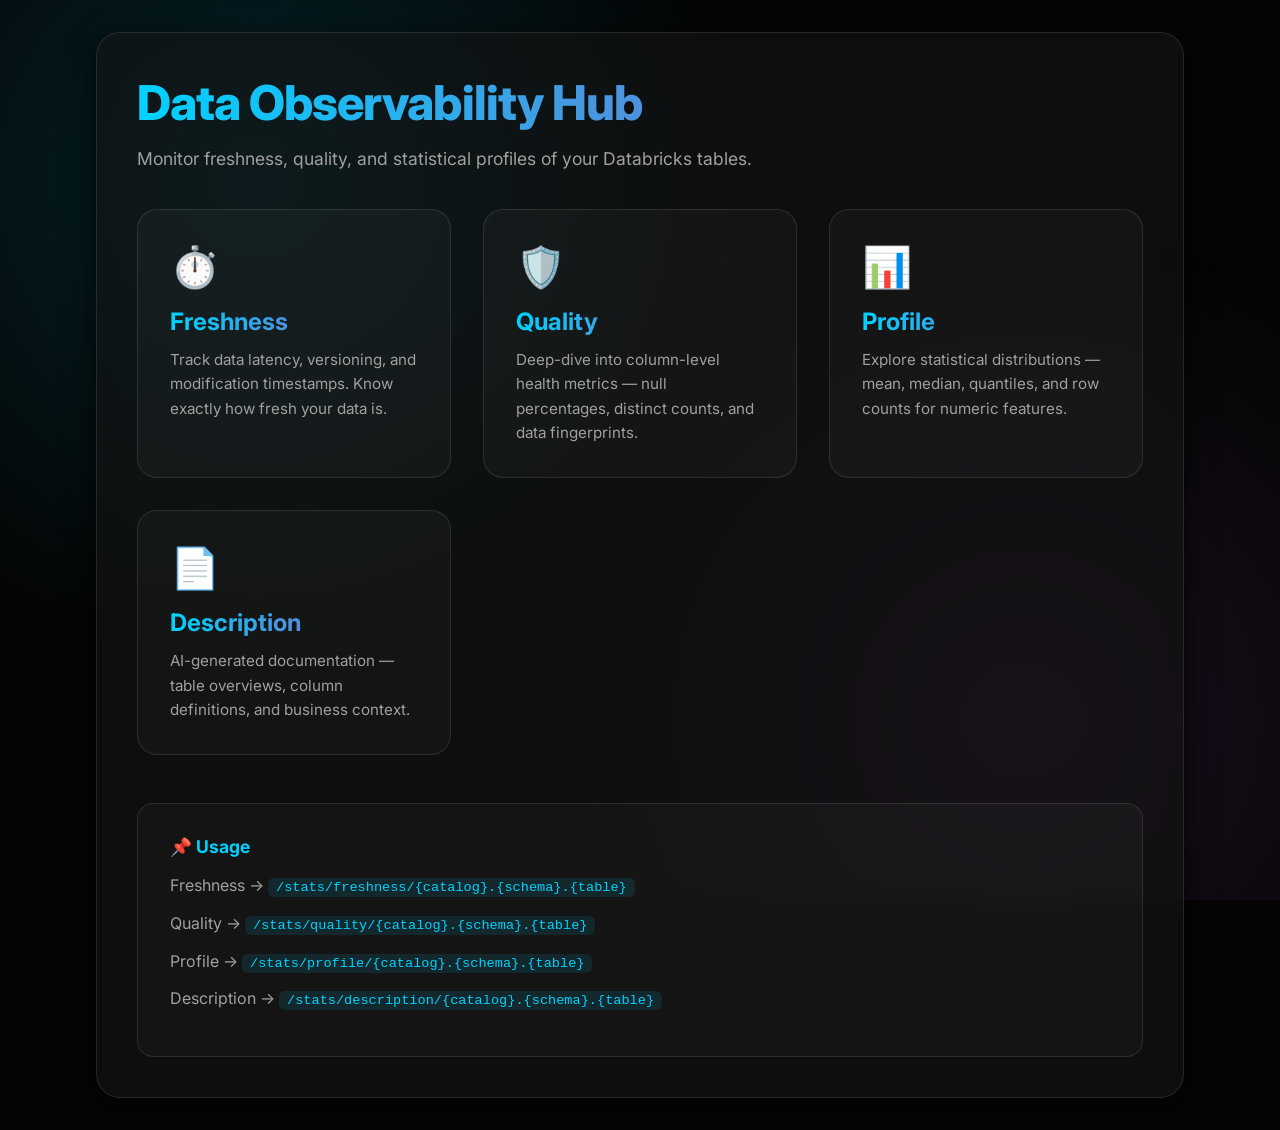
<file: canvas_apps/index.html>
<!DOCTYPE html>
<html lang="en">

<head>
    <meta charset="UTF-8">
    <meta name="viewport" content="width=device-width, initial-scale=1.0">
    <title>Data Observability Hub</title>
    <link rel="stylesheet" href="shared/design-system.css">
    <link rel="preconnect" href="https://fonts.googleapis.com">
    <link rel="preconnect" href="https://fonts.gstatic.com" crossorigin>
    <link href="https://fonts.googleapis.com/css2?family=Inter:wght@400;600;800&display=swap" rel="stylesheet">
    <style>
        .hub-grid {
            display: grid;
            grid-template-columns: repeat(auto-fit, minmax(300px, 1fr));
            gap: 2rem;
            margin-top: 2.5rem;
        }

        .hub-card {
            background: rgba(255, 255, 255, 0.03);
            border: 1px solid var(--border-color);
            border-radius: 20px;
            padding: 2rem;
            text-decoration: none;
            color: inherit;
            transition: all 0.3s ease;
            cursor: pointer;
        }

        .hub-card:hover {
            transform: translateY(-8px);
            border-color: var(--accent-primary);
            box-shadow: 0 12px 40px rgba(0, 210, 255, 0.15);
        }

        .hub-card h2 {
            font-size: 1.5rem;
            margin-bottom: 0.75rem;
            background: linear-gradient(to right, var(--accent-primary), var(--accent-secondary));
            -webkit-background-clip: text;
            -webkit-text-fill-color: transparent;
        }

        .hub-card p {
            color: var(--text-secondary);
            line-height: 1.6;
            font-size: 0.95rem;
        }

        .icon {
            font-size: 2.5rem;
            margin-bottom: 1rem;
        }

        .usage {
            margin-top: 3rem;
            padding: 2rem;
            background: rgba(255, 255, 255, 0.03);
            border: 1px solid var(--border-color);
            border-radius: 16px;
        }

        .usage h3 {
            font-size: 1.1rem;
            margin-bottom: 1rem;
            color: var(--accent-primary);
        }

        .usage code {
            background: rgba(0, 210, 255, 0.1);
            padding: 2px 8px;
            border-radius: 6px;
            font-family: 'Courier New', monospace;
            font-size: 0.85rem;
            color: var(--accent-primary);
        }

        .usage li {
            margin-bottom: 0.75rem;
            color: var(--text-secondary);
            line-height: 1.6;
        }
    </style>
</head>

<body>
    <div class="container">
        <div class="glass-card">
            <header>
                <h1>Data Observability Hub</h1>
                <p style="color: var(--text-secondary); font-size: 1.1rem;">
                    Monitor freshness, quality, and statistical profiles of your Databricks tables.
                </p>
            </header>

            <div class="hub-grid">
                <a class="hub-card" href="/stats/freshness/intelliegencedatacatalog.sample.raw_pharma_sales">
                    <div class="icon">⏱️</div>
                    <h2>Freshness</h2>
                    <p>Track data latency, versioning, and modification timestamps. Know exactly how fresh your data is.
                    </p>
                </a>

                <a class="hub-card" href="/stats/quality/intelliegencedatacatalog.sample.raw_pharma_sales">
                    <div class="icon">🛡️</div>
                    <h2>Quality</h2>
                    <p>Deep-dive into column-level health metrics — null percentages, distinct counts, and data
                        fingerprints.</p>
                </a>

                <a class="hub-card" href="/stats/profile/intelliegencedatacatalog.sample.raw_pharma_sales">
                    <div class="icon">📊</div>
                    <h2>Profile</h2>
                    <p>Explore statistical distributions — mean, median, quantiles, and row counts for numeric features.
                    </p>
                </a>

                <a class="hub-card" href="/stats/description/intelliegencedatacatalog.pharma_sales.raw_pharma_sales">
                    <div class="icon">📄</div>
                    <h2>Description</h2>
                    <p>AI-generated documentation — table overviews, column definitions, and business context.
                    </p>
                </a>
            </div>

            <div class="usage">
                <h3>📌 Usage</h3>
                <ul style="list-style: none; padding: 0;">
                    <li>Freshness → <code>/stats/freshness/{catalog}.{schema}.{table}</code></li>
                    <li>Quality → <code>/stats/quality/{catalog}.{schema}.{table}</code></li>
                    <li>Profile → <code>/stats/profile/{catalog}.{schema}.{table}</code></li>
                    <li>Description → <code>/stats/description/{catalog}.{schema}.{table}</code></li>
                </ul>
            </div>
        </div>
    </div>
</body>

</html>
</file>
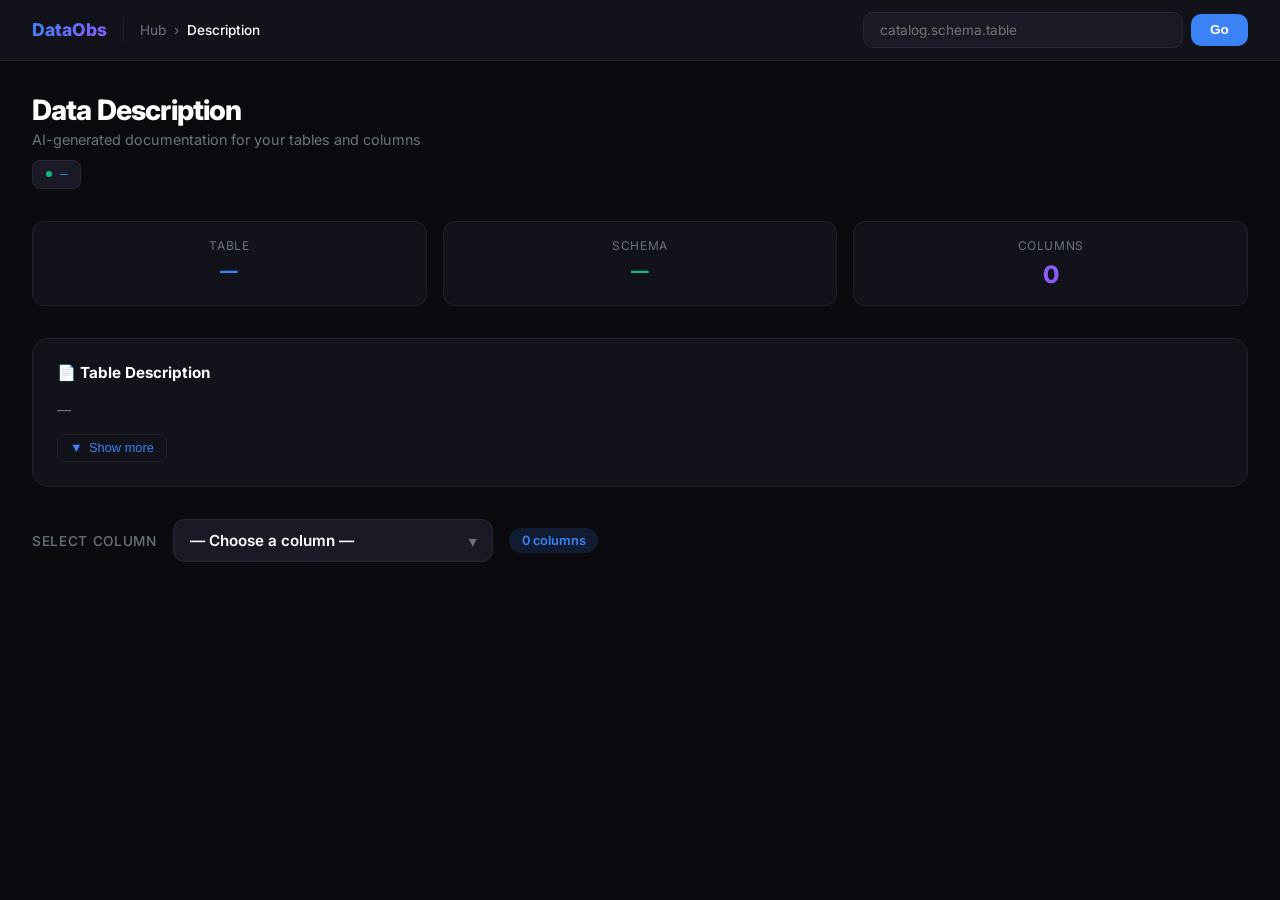
<file: canvas_apps/stats/description.html>
<!DOCTYPE html>
<html lang="en">

<head>
    <meta charset="UTF-8">
    <meta name="viewport" content="width=device-width, initial-scale=1.0">
    <title>Description Dashboard | Data Observability</title>
    <link rel="preconnect" href="https://fonts.googleapis.com">
    <link rel="preconnect" href="https://fonts.gstatic.com" crossorigin>
    <link href="https://fonts.googleapis.com/css2?family=Inter:wght@300;400;500;600;700;800;900&display=swap"
        rel="stylesheet">
    <style>
        :root {
            --bg: #0a0a0f;
            --surface: #12121a;
            --surface-2: #1a1a26;
            --surface-3: #22222e;
            --border: rgba(255, 255, 255, 0.06);
            --border-hover: rgba(255, 255, 255, 0.12);
            --text: #ffffff;
            --text-dim: #6b7280;
            --text-muted: #4b5563;
            --accent: #3b82f6;
            --accent-glow: rgba(59, 130, 246, 0.15);
            --green: #10b981;
            --green-glow: rgba(16, 185, 129, 0.15);
            --amber: #f59e0b;
            --amber-glow: rgba(245, 158, 11, 0.15);
            --red: #ef4444;
            --red-glow: rgba(239, 68, 68, 0.15);
            --purple: #8b5cf6;
            --cyan: #06b6d4;
            --teal: #14b8a6;
        }

        * {
            margin: 0;
            padding: 0;
            box-sizing: border-box;
        }

        body {
            font-family: 'Inter', system-ui, sans-serif;
            background: var(--bg);
            color: var(--text);
            min-height: 100vh;
        }

        /* ─── Top Navigation ─── */
        .topbar {
            display: flex;
            align-items: center;
            justify-content: space-between;
            padding: 0.75rem 2rem;
            background: var(--surface);
            border-bottom: 1px solid var(--border);
            position: sticky;
            top: 0;
            z-index: 100;
            backdrop-filter: blur(20px);
        }

        .topbar-left {
            display: flex;
            align-items: center;
            gap: 1rem;
        }

        .logo {
            font-size: 1.1rem;
            font-weight: 800;
            background: linear-gradient(135deg, var(--accent), var(--purple));
            -webkit-background-clip: text;
            -webkit-text-fill-color: transparent;
        }

        .nav-divider {
            width: 1px;
            height: 24px;
            background: var(--border);
        }

        .breadcrumb {
            display: flex;
            align-items: center;
            gap: 0.5rem;
            font-size: 0.85rem;
            color: var(--text-dim);
        }

        .breadcrumb a {
            color: var(--text-dim);
            text-decoration: none;
        }

        .breadcrumb a:hover {
            color: var(--text);
        }

        .breadcrumb .current {
            color: var(--text);
            font-weight: 500;
        }

        .search-container {
            display: flex;
            gap: 0.5rem;
            align-items: center;
        }

        .search-container input {
            width: 320px;
            background: var(--surface-2);
            border: 1px solid var(--border);
            border-radius: 10px;
            padding: 0.55rem 1rem;
            color: var(--text);
            font-family: inherit;
            font-size: 0.85rem;
        }

        .search-container input:focus {
            outline: none;
            border-color: var(--accent);
        }

        .search-container button {
            background: var(--accent);
            border: none;
            border-radius: 10px;
            padding: 0.55rem 1.2rem;
            color: white;
            font-weight: 600;
            font-size: 0.85rem;
            cursor: pointer;
        }

        .search-container button:hover {
            opacity: 0.85;
        }

        /* ─── Main Layout ─── */
        .dashboard {
            max-width: 1400px;
            margin: 0 auto;
            padding: 2rem;
        }

        .page-header {
            margin-bottom: 2rem;
        }

        .page-header h1 {
            font-size: 1.75rem;
            font-weight: 800;
            letter-spacing: -0.03em;
            margin-bottom: 0.25rem;
        }

        .page-header .subtitle {
            color: var(--text-dim);
            font-size: 0.9rem;
        }

        .table-tag {
            display: inline-flex;
            align-items: center;
            gap: 0.5rem;
            margin-top: 0.75rem;
            background: var(--surface-2);
            border: 1px solid var(--border);
            border-radius: 8px;
            padding: 0.4rem 0.8rem;
            font-family: 'Courier New', monospace;
            font-size: 0.8rem;
            color: var(--accent);
        }

        .table-tag .dot {
            width: 6px;
            height: 6px;
            background: var(--green);
            border-radius: 50%;
            animation: blink 2s infinite;
        }

        @keyframes blink {

            0%,
            100% {
                opacity: 1;
            }

            50% {
                opacity: 0.3;
            }
        }

        /* ─── Summary Cards ─── */
        .summary-bar {
            display: grid;
            grid-template-columns: repeat(3, 1fr);
            gap: 1rem;
            margin-bottom: 2rem;
        }

        .summary-chip {
            background: var(--surface);
            border: 1px solid var(--border);
            border-radius: 12px;
            padding: 1rem 1.25rem;
            text-align: center;
        }

        .summary-chip .chip-label {
            font-size: 0.75rem;
            color: var(--text-dim);
            text-transform: uppercase;
            letter-spacing: 0.05em;
            margin-bottom: 0.4rem;
        }

        .summary-chip .chip-value {
            font-size: 1.5rem;
            font-weight: 800;
        }

        /* ─── Table Description Panel ─── */
        .desc-panel {
            background: var(--surface);
            border: 1px solid var(--border);
            border-radius: 16px;
            padding: 1.5rem;
            margin-bottom: 2rem;
        }

        .desc-panel-title {
            font-size: 0.95rem;
            font-weight: 700;
            margin-bottom: 1rem;
            display: flex;
            align-items: center;
            gap: 0.5rem;
        }

        .desc-content {
            color: var(--text-dim);
            font-size: 0.88rem;
            line-height: 1.7;
            max-height: 200px;
            overflow-y: auto;
            padding-right: 0.5rem;
            white-space: pre-wrap;
        }

        .desc-content::-webkit-scrollbar {
            width: 4px;
        }

        .desc-content::-webkit-scrollbar-track {
            background: transparent;
        }

        .desc-content::-webkit-scrollbar-thumb {
            background: var(--surface-3);
            border-radius: 2px;
        }

        .expand-btn {
            display: inline-flex;
            align-items: center;
            gap: 0.4rem;
            margin-top: 0.75rem;
            background: none;
            border: 1px solid var(--border);
            border-radius: 8px;
            padding: 0.35rem 0.75rem;
            color: var(--accent);
            font-size: 0.8rem;
            font-weight: 500;
            cursor: pointer;
            transition: border-color 0.2s;
        }

        .expand-btn:hover {
            border-color: var(--accent);
        }

        /* ─── Column Selector ─── */
        .column-selector-area {
            display: flex;
            align-items: center;
            gap: 1rem;
            margin-bottom: 2rem;
            flex-wrap: wrap;
        }

        .column-selector-area label {
            font-size: 0.85rem;
            color: var(--text-dim);
            font-weight: 500;
            text-transform: uppercase;
            letter-spacing: 0.05em;
        }

        .custom-select-wrapper {
            position: relative;
            min-width: 320px;
        }

        .custom-select {
            width: 100%;
            background: var(--surface-2);
            border: 1px solid var(--border);
            border-radius: 12px;
            padding: 0.7rem 2.5rem 0.7rem 1rem;
            color: var(--text);
            font-family: inherit;
            font-size: 0.95rem;
            font-weight: 600;
            cursor: pointer;
            appearance: none;
            -webkit-appearance: none;
        }

        .custom-select:focus {
            outline: none;
            border-color: var(--accent);
        }

        .custom-select-wrapper::after {
            content: '▾';
            position: absolute;
            right: 1rem;
            top: 50%;
            transform: translateY(-50%);
            color: var(--text-dim);
            pointer-events: none;
        }

        .column-count-badge {
            background: var(--accent-glow);
            color: var(--accent);
            padding: 0.3rem 0.8rem;
            border-radius: 20px;
            font-size: 0.8rem;
            font-weight: 600;
        }

        /* ─── Column Detail ─── */
        .column-dashboard {
            display: none;
        }

        .col-header-bar {
            display: flex;
            align-items: center;
            gap: 1rem;
            margin-bottom: 1.5rem;
            flex-wrap: wrap;
        }

        .col-name-tag {
            font-size: 1.25rem;
            font-weight: 800;
            background: linear-gradient(135deg, var(--accent), var(--purple));
            -webkit-background-clip: text;
            -webkit-text-fill-color: transparent;
        }

        .type-badge {
            background: rgba(139, 92, 246, 0.15);
            color: var(--purple);
            padding: 0.3rem 0.8rem;
            border-radius: 8px;
            font-size: 0.8rem;
            font-weight: 600;
            text-transform: uppercase;
            letter-spacing: 0.03em;
        }

        .col-desc-panel {
            background: var(--surface);
            border: 1px solid var(--border);
            border-radius: 16px;
            padding: 1.5rem;
        }

        .col-desc-content {
            color: var(--text-dim);
            font-size: 0.88rem;
            line-height: 1.7;
            white-space: pre-wrap;
        }

        /* ─── Loader / Error ─── */
        .loader-area {
            display: flex;
            align-items: center;
            justify-content: center;
            min-height: 400px;
        }

        .spinner {
            width: 40px;
            height: 40px;
            border: 4px solid var(--surface-2);
            border-top-color: var(--accent);
            border-radius: 50%;
            animation: spin 0.8s linear infinite;
        }

        @keyframes spin {
            to {
                transform: rotate(360deg);
            }
        }

        .error-msg {
            color: var(--red);
            background: var(--red-glow);
            padding: 1rem 1.5rem;
            border-radius: 12px;
            margin-top: 1rem;
            font-size: 0.9rem;
            border: 1px solid rgba(239, 68, 68, 0.2);
        }

        @media (max-width: 1024px) {
            .summary-bar {
                grid-template-columns: 1fr;
            }
        }

        @media (max-width: 640px) {
            .topbar {
                padding: 0.75rem 1rem;
                flex-wrap: wrap;
                gap: 0.5rem;
            }

            .dashboard {
                padding: 1rem;
            }

            .search-container input {
                width: 160px;
            }
        }
    </style>
</head>

<body>

    <nav class="topbar">
        <div class="topbar-left">
            <span class="logo">DataObs</span>
            <div class="nav-divider"></div>
            <div class="breadcrumb">
                <a href="/">Hub</a><span>›</span><span class="current">Description</span>
            </div>
        </div>
        <div class="search-container">
            <input type="text" id="tablePath" placeholder="catalog.schema.table">
            <button onclick="navigate()">Go</button>
        </div>
    </nav>

    <main class="dashboard">

        <div id="loader" class="loader-area">
            <div class="spinner"></div>
        </div>

        <div id="content" style="display: none;">

            <div class="page-header">
                <h1>Data Description</h1>
                <p class="subtitle">AI-generated documentation for your tables and columns</p>
                <div class="table-tag">
                    <span class="dot"></span>
                    <span id="tableNameDisplay">—</span>
                </div>
            </div>

            <!-- Summary -->
            <div class="summary-bar">
                <div class="summary-chip">
                    <div class="chip-label">Table</div>
                    <div class="chip-value" id="tblName" style="color: var(--accent); font-size: 1.1rem;">—</div>
                </div>
                <div class="summary-chip">
                    <div class="chip-label">Schema</div>
                    <div class="chip-value" id="schemaName" style="color: var(--green); font-size: 1.1rem;">—</div>
                </div>
                <div class="summary-chip">
                    <div class="chip-label">Columns</div>
                    <div class="chip-value" id="colCount" style="color: var(--purple);">0</div>
                </div>
            </div>

            <!-- Table Description -->
            <div class="desc-panel">
                <div class="desc-panel-title">📄 Table Description</div>
                <div class="desc-content" id="tableDescription">—</div>
                <button class="expand-btn" id="expandBtn" onclick="toggleExpand()">
                    <span id="expandIcon">▼</span> Show more
                </button>
            </div>

            <!-- Column Selector -->
            <div class="column-selector-area">
                <label>Select Column</label>
                <div class="custom-select-wrapper">
                    <select class="custom-select" id="columnSelect" onchange="showColumnDetail()">
                        <option value="">— Choose a column —</option>
                    </select>
                </div>
                <span class="column-count-badge" id="colCountBadge">0 columns</span>
            </div>

            <!-- Column Detail -->
            <div class="column-dashboard" id="columnDashboard">
                <div class="col-header-bar">
                    <span class="col-name-tag" id="colNameTag">—</span>
                    <span class="type-badge" id="colTypeBadge">—</span>
                </div>
                <div class="col-desc-panel">
                    <div class="desc-panel-title">📋 Column Description</div>
                    <div class="col-desc-content" id="colDescription">—</div>
                </div>
            </div>
        </div>

        <div id="errorArea" class="error-msg" style="display: none;"></div>
    </main>

    <script>
        let allColumns = [];
        let expanded = false;

        function getTablePathFromURL() {
            const prefix = "/stats/description/";
            const path = window.location.pathname;
            if (path.startsWith(prefix) && path.length > prefix.length) {
                return decodeURIComponent(path.substring(prefix.length));
            }
            return null;
        }

        function navigate() {
            const path = document.getElementById('tablePath').value;
            if (path) window.location.href = `/stats/description/${path}`;
        }

        document.getElementById('tablePath').addEventListener('keydown', (e) => {
            if (e.key === 'Enter') navigate();
        });

        function toggleExpand() {
            const el = document.getElementById('tableDescription');
            const btn = document.getElementById('expandBtn');
            const icon = document.getElementById('expandIcon');
            expanded = !expanded;
            if (expanded) {
                el.style.maxHeight = 'none';
                btn.innerHTML = '<span>▲</span> Show less';
            } else {
                el.style.maxHeight = '200px';
                btn.innerHTML = '<span>▼</span> Show more';
            }
        }

        async function fetchDescription(tablePath) {
            const loader = document.getElementById('loader');
            const content = document.getElementById('content');
            const errorArea = document.getElementById('errorArea');

            document.getElementById('tablePath').value = tablePath;

            loader.style.display = 'flex';
            content.style.display = 'none';
            errorArea.style.display = 'none';

            try {
                // Load the JSON data file
                const response = await fetch('/stats/documentation.json');
                if (!response.ok) throw new Error('Could not load descriptions data file.');

                const data = await response.json();

                // Parse catalog.schema.table from the path
                const parts = tablePath.split('.');
                if (parts.length !== 3) throw new Error('Invalid format. Use catalog.schema.table');

                const [catalog, schema, table] = parts;

                // Find matching entry
                const entry = data.find(
                    d => d.catalog === catalog && d.schema === schema && d.table.table_name === table
                );

                if (!entry) throw new Error(`Table "${tablePath}" not found in the documentation.`);

                renderDashboard(entry, tablePath);

                loader.style.display = 'none';
                content.style.display = 'block';
            } catch (err) {
                loader.style.display = 'none';
                errorArea.textContent = err.message;
                errorArea.style.display = 'block';
            }
        }

        function renderDashboard(entry, tablePath) {
            document.getElementById('tableNameDisplay').textContent = tablePath;
            document.getElementById('tblName').textContent = entry.table.table_name;
            document.getElementById('schemaName').textContent = `${entry.catalog}.${entry.schema}`;
            document.getElementById('colCount').textContent = entry.table.columns.length;
            document.getElementById('colCountBadge').textContent = `${entry.table.columns.length} columns`;

            // Table description
            document.getElementById('tableDescription').textContent = entry.table.table_description || 'No description available.';

            // Reset expand
            expanded = false;
            document.getElementById('tableDescription').style.maxHeight = '200px';
            document.getElementById('expandBtn').innerHTML = '<span>▼</span> Show more';

            // Populate column dropdown
            allColumns = entry.table.columns;
            const select = document.getElementById('columnSelect');
            select.innerHTML = '<option value="">— Choose a column —</option>';

            const typeColors = {
                'STRING': '📝', 'DOUBLE': '🔢', 'LONG': '🔢', 'DATE': '📅',
                'TIMESTAMP': '🕐', 'INT': '🔢', 'BIGINT': '🔢', 'BOOLEAN': '🔘'
            };

            allColumns.forEach((col, i) => {
                const opt = document.createElement('option');
                opt.value = i;
                const icon = typeColors[col.data_type] || '📄';
                opt.textContent = `${icon} ${col.column_name} (${col.data_type})`;
                select.appendChild(opt);
            });

            // Auto-select first column
            if (allColumns.length > 0) {
                select.value = '0';
                showColumnDetail();
            }
        }

        function showColumnDetail() {
            const idx = document.getElementById('columnSelect').value;
            const dashboard = document.getElementById('columnDashboard');

            if (idx === '') {
                dashboard.style.display = 'none';
                return;
            }

            const col = allColumns[parseInt(idx)];
            dashboard.style.display = 'block';

            document.getElementById('colNameTag').textContent = col.column_name;
            document.getElementById('colTypeBadge').textContent = col.data_type;
            document.getElementById('colDescription').textContent = col.description || 'No description available.';
        }

        // ── Auto-fetch on load ──
        const tablePath = getTablePathFromURL();
        if (tablePath) {
            fetchDescription(tablePath);
        } else {
            document.getElementById('loader').style.display = 'none';
            document.getElementById('content').style.display = 'block';
        }
    </script>
</body>

</html>
</file>
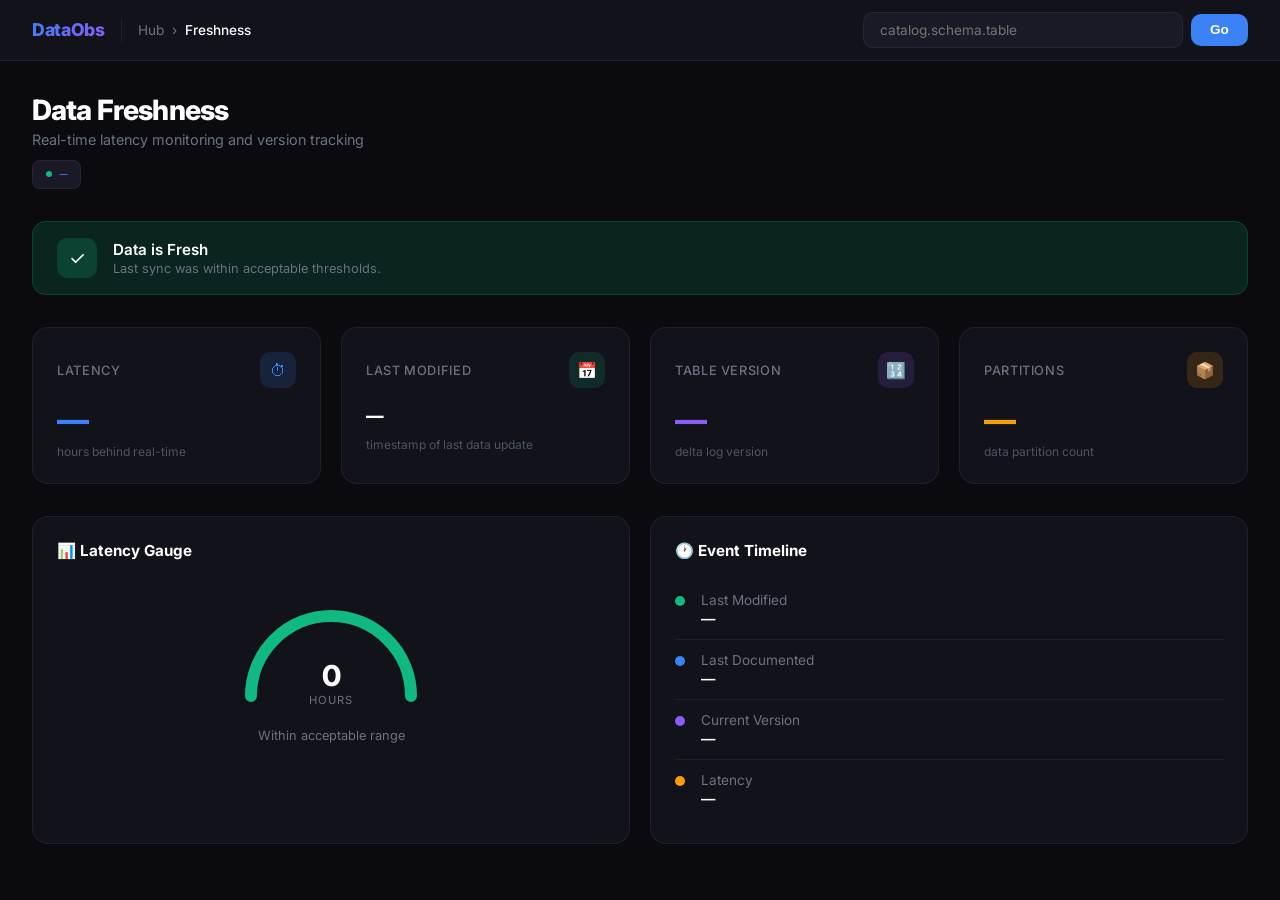
<file: canvas_apps/stats/freshness.html>
<!DOCTYPE html>
<html lang="en">

<head>
    <meta charset="UTF-8">
    <meta name="viewport" content="width=device-width, initial-scale=1.0">
    <title>Freshness Dashboard | Data Observability</title>
    <link rel="preconnect" href="https://fonts.googleapis.com">
    <link rel="preconnect" href="https://fonts.gstatic.com" crossorigin>
    <link href="https://fonts.googleapis.com/css2?family=Inter:wght@300;400;500;600;700;800;900&display=swap"
        rel="stylesheet">
    <style>
        :root {
            --bg: #0a0a0f;
            --surface: #12121a;
            --surface-2: #1a1a26;
            --border: rgba(255, 255, 255, 0.06);
            --border-hover: rgba(255, 255, 255, 0.12);
            --text: #ffffff;
            --text-dim: #6b7280;
            --text-muted: #4b5563;
            --accent: #3b82f6;
            --accent-glow: rgba(59, 130, 246, 0.15);
            --green: #10b981;
            --green-glow: rgba(16, 185, 129, 0.15);
            --amber: #f59e0b;
            --amber-glow: rgba(245, 158, 11, 0.15);
            --red: #ef4444;
            --red-glow: rgba(239, 68, 68, 0.15);
            --purple: #8b5cf6;
        }

        * {
            margin: 0;
            padding: 0;
            box-sizing: border-box;
        }

        body {
            font-family: 'Inter', system-ui, sans-serif;
            background: var(--bg);
            color: var(--text);
            min-height: 100vh;
        }

        /* ─── Top Navigation ─── */
        .topbar {
            display: flex;
            align-items: center;
            justify-content: space-between;
            padding: 0.75rem 2rem;
            background: var(--surface);
            border-bottom: 1px solid var(--border);
            position: sticky;
            top: 0;
            z-index: 100;
            backdrop-filter: blur(20px);
        }

        .topbar-left {
            display: flex;
            align-items: center;
            gap: 1rem;
        }

        .logo {
            font-size: 1.1rem;
            font-weight: 800;
            background: linear-gradient(135deg, var(--accent), var(--purple));
            -webkit-background-clip: text;
            -webkit-text-fill-color: transparent;
            letter-spacing: -0.02em;
        }

        .nav-divider {
            width: 1px;
            height: 24px;
            background: var(--border);
        }

        .breadcrumb {
            display: flex;
            align-items: center;
            gap: 0.5rem;
            font-size: 0.85rem;
            color: var(--text-dim);
        }

        .breadcrumb a {
            color: var(--text-dim);
            text-decoration: none;
            transition: color 0.2s;
        }

        .breadcrumb a:hover {
            color: var(--text);
        }

        .breadcrumb .current {
            color: var(--text);
            font-weight: 500;
        }

        /* ─── Search Bar ─── */
        .search-container {
            display: flex;
            gap: 0.5rem;
            align-items: center;
        }

        .search-container input {
            width: 320px;
            background: var(--surface-2);
            border: 1px solid var(--border);
            border-radius: 10px;
            padding: 0.55rem 1rem;
            color: var(--text);
            font-family: inherit;
            font-size: 0.85rem;
            transition: border-color 0.2s;
        }

        .search-container input:focus {
            outline: none;
            border-color: var(--accent);
        }

        .search-container button {
            background: var(--accent);
            border: none;
            border-radius: 10px;
            padding: 0.55rem 1.2rem;
            color: white;
            font-weight: 600;
            font-size: 0.85rem;
            cursor: pointer;
            transition: opacity 0.2s;
        }

        .search-container button:hover {
            opacity: 0.85;
        }

        /* ─── Main Layout ─── */
        .dashboard {
            max-width: 1400px;
            margin: 0 auto;
            padding: 2rem;
        }

        /* ─── Page Header ─── */
        .page-header {
            margin-bottom: 2rem;
        }

        .page-header h1 {
            font-size: 1.75rem;
            font-weight: 800;
            letter-spacing: -0.03em;
            margin-bottom: 0.25rem;
        }

        .page-header .subtitle {
            color: var(--text-dim);
            font-size: 0.9rem;
        }

        .table-tag {
            display: inline-flex;
            align-items: center;
            gap: 0.5rem;
            margin-top: 0.75rem;
            background: var(--surface-2);
            border: 1px solid var(--border);
            border-radius: 8px;
            padding: 0.4rem 0.8rem;
            font-family: 'Courier New', monospace;
            font-size: 0.8rem;
            color: var(--accent);
        }

        .table-tag .dot {
            width: 6px;
            height: 6px;
            background: var(--green);
            border-radius: 50%;
            animation: blink 2s infinite;
        }

        @keyframes blink {

            0%,
            100% {
                opacity: 1;
            }

            50% {
                opacity: 0.3;
            }
        }

        /* ─── Status Banner ─── */
        .status-banner {
            display: flex;
            align-items: center;
            gap: 1rem;
            padding: 1rem 1.5rem;
            border-radius: 14px;
            margin-bottom: 2rem;
            border: 1px solid;
        }

        .status-banner.healthy {
            background: var(--green-glow);
            border-color: rgba(16, 185, 129, 0.2);
        }

        .status-banner.warning {
            background: var(--amber-glow);
            border-color: rgba(245, 158, 11, 0.2);
        }

        .status-banner.critical {
            background: var(--red-glow);
            border-color: rgba(239, 68, 68, 0.2);
        }

        .status-icon {
            width: 40px;
            height: 40px;
            border-radius: 10px;
            display: flex;
            align-items: center;
            justify-content: center;
            font-size: 1.2rem;
            flex-shrink: 0;
        }

        .status-banner.healthy .status-icon {
            background: rgba(16, 185, 129, 0.2);
        }

        .status-banner.warning .status-icon {
            background: rgba(245, 158, 11, 0.2);
        }

        .status-banner.critical .status-icon {
            background: rgba(239, 68, 68, 0.2);
        }

        .status-text h3 {
            font-size: 0.95rem;
            font-weight: 600;
        }

        .status-text p {
            font-size: 0.8rem;
            color: var(--text-dim);
            margin-top: 2px;
        }

        /* ─── KPI Cards ─── */
        .kpi-grid {
            display: grid;
            grid-template-columns: repeat(4, 1fr);
            gap: 1.25rem;
            margin-bottom: 2rem;
        }

        .kpi-card {
            background: var(--surface);
            border: 1px solid var(--border);
            border-radius: 16px;
            padding: 1.5rem;
            transition: border-color 0.3s, transform 0.3s;
        }

        .kpi-card:hover {
            border-color: var(--border-hover);
            transform: translateY(-2px);
        }

        .kpi-header {
            display: flex;
            justify-content: space-between;
            align-items: center;
            margin-bottom: 1rem;
        }

        .kpi-label {
            font-size: 0.8rem;
            color: var(--text-dim);
            text-transform: uppercase;
            letter-spacing: 0.05em;
            font-weight: 500;
        }

        .kpi-icon {
            width: 36px;
            height: 36px;
            border-radius: 10px;
            display: flex;
            align-items: center;
            justify-content: center;
            font-size: 1rem;
        }

        .kpi-value {
            font-size: 2rem;
            font-weight: 800;
            letter-spacing: -0.03em;
            line-height: 1;
        }

        .kpi-sub {
            font-size: 0.75rem;
            color: var(--text-muted);
            margin-top: 0.5rem;
        }

        /* ─── Bottom Panels ─── */
        .panels-grid {
            display: grid;
            grid-template-columns: 1fr 1fr;
            gap: 1.25rem;
        }

        .panel {
            background: var(--surface);
            border: 1px solid var(--border);
            border-radius: 16px;
            padding: 1.5rem;
        }

        .panel-title {
            font-size: 0.95rem;
            font-weight: 700;
            margin-bottom: 1.25rem;
            display: flex;
            align-items: center;
            gap: 0.5rem;
        }

        /* ─── Latency Gauge ─── */
        .gauge-wrapper {
            display: flex;
            flex-direction: column;
            align-items: center;
            justify-content: center;
            padding: 1rem 0;
        }

        .gauge-svg {
            width: 200px;
            height: 120px;
        }

        .gauge-bg {
            fill: none;
            stroke: var(--surface-2);
            stroke-width: 12;
            stroke-linecap: round;
        }

        .gauge-fill {
            fill: none;
            stroke-width: 12;
            stroke-linecap: round;
            transition: stroke-dashoffset 1.5s ease-out, stroke 0.5s;
        }

        .gauge-text {
            font-size: 1.8rem;
            font-weight: 800;
            fill: var(--text);
            text-anchor: middle;
        }

        .gauge-unit {
            font-size: 0.7rem;
            fill: var(--text-dim);
            text-anchor: middle;
            text-transform: uppercase;
            letter-spacing: 0.1em;
        }

        .gauge-label {
            text-align: center;
            margin-top: 0.75rem;
            font-size: 0.8rem;
            color: var(--text-dim);
        }

        /* ─── Timeline ─── */
        .timeline-item {
            display: flex;
            gap: 1rem;
            padding: 0.75rem 0;
            border-bottom: 1px solid var(--border);
        }

        .timeline-item:last-child {
            border-bottom: none;
        }

        .timeline-dot {
            width: 10px;
            height: 10px;
            border-radius: 50%;
            margin-top: 4px;
            flex-shrink: 0;
        }

        .timeline-label {
            font-size: 0.85rem;
            color: var(--text-dim);
        }

        .timeline-value {
            font-size: 0.9rem;
            font-weight: 600;
            margin-top: 2px;
        }

        /* ─── Loader ─── */
        .loader-area {
            display: flex;
            align-items: center;
            justify-content: center;
            min-height: 400px;
        }

        .spinner {
            width: 40px;
            height: 40px;
            border: 4px solid var(--surface-2);
            border-top-color: var(--accent);
            border-radius: 50%;
            animation: spin 0.8s linear infinite;
        }

        @keyframes spin {
            to {
                transform: rotate(360deg);
            }
        }

        .error-msg {
            color: var(--red);
            background: var(--red-glow);
            padding: 1rem 1.5rem;
            border-radius: 12px;
            margin-top: 1rem;
            font-size: 0.9rem;
            border: 1px solid rgba(239, 68, 68, 0.2);
        }

        /* ─── Responsive ─── */
        @media (max-width: 1024px) {
            .kpi-grid {
                grid-template-columns: repeat(2, 1fr);
            }

            .panels-grid {
                grid-template-columns: 1fr;
            }
        }

        @media (max-width: 640px) {
            .kpi-grid {
                grid-template-columns: 1fr;
            }

            .topbar {
                padding: 0.75rem 1rem;
            }

            .dashboard {
                padding: 1rem;
            }

            .search-container input {
                width: 180px;
            }
        }
    </style>
</head>

<body>

    <!-- ─── Top Bar ─── -->
    <nav class="topbar">
        <div class="topbar-left">
            <span class="logo">DataObs</span>
            <div class="nav-divider"></div>
            <div class="breadcrumb">
                <a href="/">Hub</a>
                <span>›</span>
                <span class="current">Freshness</span>
            </div>
        </div>
        <div class="search-container">
            <input type="text" id="tablePath" placeholder="catalog.schema.table">
            <button onclick="navigate()">Go</button>
        </div>
    </nav>

    <!-- ─── Dashboard ─── -->
    <main class="dashboard">

        <div id="loader" class="loader-area">
            <div class="spinner"></div>
        </div>

        <div id="content" style="display: none;">

            <!-- Page Header -->
            <div class="page-header">
                <h1>Data Freshness</h1>
                <p class="subtitle">Real-time latency monitoring and version tracking</p>
                <div class="table-tag" id="tableTag">
                    <span class="dot"></span>
                    <span id="tableNameDisplay">—</span>
                </div>
            </div>

            <!-- Status Banner -->
            <div class="status-banner healthy" id="statusBanner">
                <div class="status-icon" id="statusIcon">✓</div>
                <div class="status-text">
                    <h3 id="statusTitle">Data is Fresh</h3>
                    <p id="statusDesc">Last sync was within acceptable thresholds.</p>
                </div>
            </div>

            <!-- KPI Cards -->
            <div class="kpi-grid">
                <div class="kpi-card">
                    <div class="kpi-header">
                        <span class="kpi-label">Latency</span>
                        <div class="kpi-icon" style="background: var(--accent-glow); color: var(--accent);">⏱</div>
                    </div>
                    <div class="kpi-value" id="latencyVal" style="color: var(--accent);">—</div>
                    <div class="kpi-sub">hours behind real-time</div>
                </div>

                <div class="kpi-card">
                    <div class="kpi-header">
                        <span class="kpi-label">Last Modified</span>
                        <div class="kpi-icon" style="background: var(--green-glow); color: var(--green);">📅</div>
                    </div>
                    <div class="kpi-value" id="lastModifiedVal" style="font-size: 1.1rem; line-height: 1.4;">—</div>
                    <div class="kpi-sub">timestamp of last data update</div>
                </div>

                <div class="kpi-card">
                    <div class="kpi-header">
                        <span class="kpi-label">Table Version</span>
                        <div class="kpi-icon" style="background: rgba(139, 92, 246, 0.15); color: var(--purple);">🔢
                        </div>
                    </div>
                    <div class="kpi-value" id="versionVal" style="color: var(--purple);">—</div>
                    <div class="kpi-sub">delta log version</div>
                </div>

                <div class="kpi-card">
                    <div class="kpi-header">
                        <span class="kpi-label">Partitions</span>
                        <div class="kpi-icon" style="background: var(--amber-glow); color: var(--amber);">📦</div>
                    </div>
                    <div class="kpi-value" id="partitionVal" style="color: var(--amber);">—</div>
                    <div class="kpi-sub">data partition count</div>
                </div>
            </div>

            <!-- Bottom Panels -->
            <div class="panels-grid">

                <!-- Latency Gauge -->
                <div class="panel">
                    <div class="panel-title">📊 Latency Gauge</div>
                    <div class="gauge-wrapper">
                        <svg class="gauge-svg" viewBox="0 0 200 120">
                            <path class="gauge-bg" d="M 20 100 A 80 80 0 0 1 180 100"></path>
                            <path class="gauge-fill" id="gaugeFill" d="M 20 100 A 80 80 0 0 1 180 100"
                                stroke="var(--green)"></path>
                            <text class="gauge-text" x="100" y="90" id="gaugeText">0</text>
                            <text class="gauge-unit" x="100" y="108">hours</text>
                        </svg>
                        <div class="gauge-label" id="gaugeLabel">Within acceptable range</div>
                    </div>
                </div>

                <!-- Timeline -->
                <div class="panel">
                    <div class="panel-title">🕐 Event Timeline</div>

                    <div class="timeline-item">
                        <div class="timeline-dot" style="background: var(--green);"></div>
                        <div>
                            <div class="timeline-label">Last Modified</div>
                            <div class="timeline-value" id="tlModified">—</div>
                        </div>
                    </div>

                    <div class="timeline-item">
                        <div class="timeline-dot" style="background: var(--accent);"></div>
                        <div>
                            <div class="timeline-label">Last Documented</div>
                            <div class="timeline-value" id="tlDocumented">—</div>
                        </div>
                    </div>

                    <div class="timeline-item">
                        <div class="timeline-dot" style="background: var(--purple);"></div>
                        <div>
                            <div class="timeline-label">Current Version</div>
                            <div class="timeline-value" id="tlVersion">—</div>
                        </div>
                    </div>

                    <div class="timeline-item">
                        <div class="timeline-dot" style="background: var(--amber);"></div>
                        <div>
                            <div class="timeline-label">Latency</div>
                            <div class="timeline-value" id="tlLatency">—</div>
                        </div>
                    </div>
                </div>
            </div>
        </div>

        <div id="errorArea" class="error-msg" style="display: none;"></div>
    </main>

    <script>
        const API_BASE = "https://poc-lineage-backend.vercel.app";

        function getTablePathFromURL() {
            const prefix = "/stats/freshness/";
            const path = window.location.pathname;
            if (path.startsWith(prefix) && path.length > prefix.length) {
                return decodeURIComponent(path.substring(prefix.length));
            }
            return null;
        }

        function navigate() {
            const path = document.getElementById('tablePath').value;
            if (path) window.location.href = `/stats/freshness/${path}`;
        }

        document.getElementById('tablePath').addEventListener('keydown', (e) => {
            if (e.key === 'Enter') navigate();
        });

        async function fetchFreshness(tablePath) {
            const loader = document.getElementById('loader');
            const content = document.getElementById('content');
            const errorArea = document.getElementById('errorArea');

            document.getElementById('tablePath').value = tablePath;

            loader.style.display = 'flex';
            content.style.display = 'none';
            errorArea.style.display = 'none';

            try {
                const response = await fetch(`${API_BASE}/stats/freshness/${tablePath}`);
                if (!response.ok) {
                    const err = await response.json().catch(() => ({}));
                    throw new Error(err.detail || `HTTP ${response.status}`);
                }

                const data = await response.json();
                renderDashboard(data, tablePath);

                loader.style.display = 'none';
                content.style.display = 'block';
            } catch (err) {
                loader.style.display = 'none';
                errorArea.textContent = err.message;
                errorArea.style.display = 'block';
            }
        }

        function renderDashboard(data, tablePath) {
            // Table name
            document.getElementById('tableNameDisplay').textContent = tablePath;

            // KPI values
            const latency = data.latency_hours || 0;
            document.getElementById('latencyVal').textContent = latency.toFixed(2);
            document.getElementById('lastModifiedVal').textContent = data.last_modified_at || 'Never';
            document.getElementById('versionVal').textContent = data.current_version ?? '—';
            document.getElementById('partitionVal').textContent = data.partition_count ?? '—';

            // Status banner
            const banner = document.getElementById('statusBanner');
            const icon = document.getElementById('statusIcon');
            const title = document.getElementById('statusTitle');
            const desc = document.getElementById('statusDesc');

            banner.className = 'status-banner';
            if (latency <= 4) {
                banner.classList.add('healthy');
                icon.textContent = '✓';
                title.textContent = 'Data is Fresh';
                desc.textContent = `Last sync was ${latency.toFixed(1)} hours ago — well within acceptable thresholds.`;
            } else if (latency <= 24) {
                banner.classList.add('warning');
                icon.textContent = '⚠';
                title.textContent = 'Data is Getting Stale';
                desc.textContent = `Last sync was ${latency.toFixed(1)} hours ago — approaching the freshness threshold.`;
            } else {
                banner.classList.add('critical');
                icon.textContent = '✕';
                title.textContent = 'Data is Stale';
                desc.textContent = `Last sync was ${latency.toFixed(1)} hours ago — exceeds the freshness SLA.`;
            }

            // Latency color on KPI
            const latencyEl = document.getElementById('latencyVal');
            latencyEl.style.color = latency <= 4 ? 'var(--green)' : latency <= 24 ? 'var(--amber)' : 'var(--red)';

            // Gauge
            renderGauge(latency);

            // Timeline
            document.getElementById('tlModified').textContent = data.last_modified_at || '—';
            document.getElementById('tlDocumented').textContent = data.last_documented_at || '—';
            document.getElementById('tlVersion').textContent = `v${data.current_version ?? '—'}`;
            document.getElementById('tlLatency').textContent = `${latency.toFixed(2)} hours`;
        }

        function renderGauge(latency) {
            const gaugeFill = document.getElementById('gaugeFill');
            const gaugeText = document.getElementById('gaugeText');
            const gaugeLabel = document.getElementById('gaugeLabel');

            // Arc length for a semicircle with r=80: π * 80 ≈ 251.3
            const arcLength = 251.3;
            // Clamp latency to 0-48 hours for gauge
            const clamped = Math.min(latency, 48);
            const ratio = clamped / 48;
            const offset = arcLength * (1 - ratio);

            gaugeFill.style.strokeDasharray = arcLength;
            gaugeFill.style.strokeDashoffset = offset;

            gaugeText.textContent = latency.toFixed(1);

            if (latency <= 4) {
                gaugeFill.setAttribute('stroke', 'var(--green)');
                gaugeLabel.textContent = 'Excellent — data is fresh';
            } else if (latency <= 24) {
                gaugeFill.setAttribute('stroke', 'var(--amber)');
                gaugeLabel.textContent = 'Warning — approaching staleness';
            } else {
                gaugeFill.setAttribute('stroke', 'var(--red)');
                gaugeLabel.textContent = 'Critical — data is stale';
            }
        }

        // ── Auto-fetch on page load ──
        const tablePath = getTablePathFromURL();
        if (tablePath) {
            fetchFreshness(tablePath);
        } else {
            document.getElementById('loader').style.display = 'none';
            document.getElementById('content').style.display = 'block';
        }
    </script>
</body>

</html>
</file>
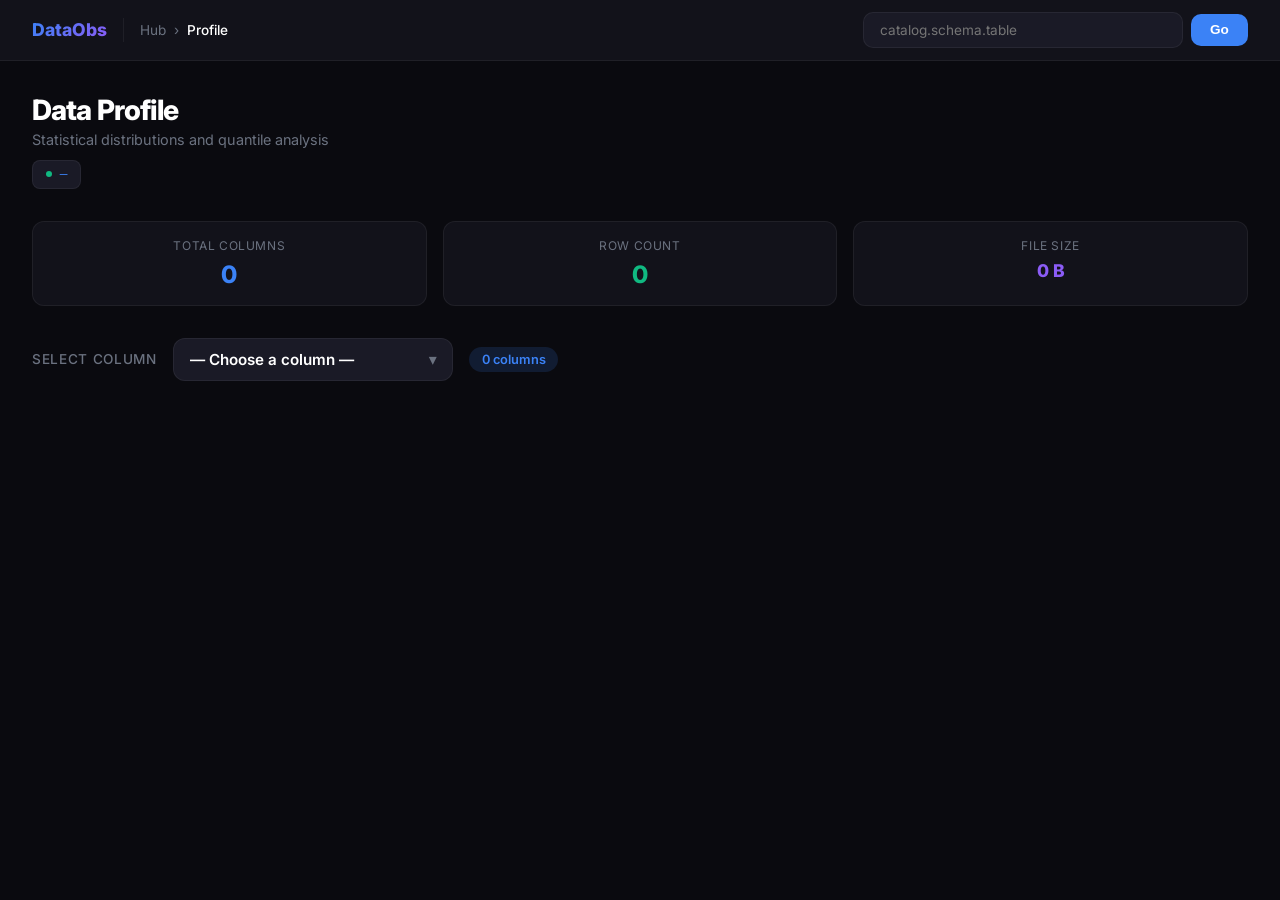
<file: canvas_apps/stats/profile.html>
<!DOCTYPE html>
<html lang="en">

<head>
    <meta charset="UTF-8">
    <meta name="viewport" content="width=device-width, initial-scale=1.0">
    <title>Profile Dashboard | Data Observability</title>
    <link rel="preconnect" href="https://fonts.googleapis.com">
    <link rel="preconnect" href="https://fonts.gstatic.com" crossorigin>
    <link href="https://fonts.googleapis.com/css2?family=Inter:wght@300;400;500;600;700;800;900&display=swap"
        rel="stylesheet">
    <style>
        :root {
            --bg: #0a0a0f;
            --surface: #12121a;
            --surface-2: #1a1a26;
            --border: rgba(255, 255, 255, 0.06);
            --border-hover: rgba(255, 255, 255, 0.12);
            --text: #ffffff;
            --text-dim: #6b7280;
            --text-muted: #4b5563;
            --accent: #3b82f6;
            --accent-glow: rgba(59, 130, 246, 0.15);
            --green: #10b981;
            --green-glow: rgba(16, 185, 129, 0.15);
            --amber: #f59e0b;
            --amber-glow: rgba(245, 158, 11, 0.15);
            --red: #ef4444;
            --red-glow: rgba(239, 68, 68, 0.15);
            --purple: #8b5cf6;
            --cyan: #06b6d4;
        }

        * {
            margin: 0;
            padding: 0;
            box-sizing: border-box;
        }

        body {
            font-family: 'Inter', system-ui, sans-serif;
            background: var(--bg);
            color: var(--text);
            min-height: 100vh;
        }

        /* ─── Top Navigation ─── */
        .topbar {
            display: flex;
            align-items: center;
            justify-content: space-between;
            padding: 0.75rem 2rem;
            background: var(--surface);
            border-bottom: 1px solid var(--border);
            position: sticky;
            top: 0;
            z-index: 100;
            backdrop-filter: blur(20px);
        }

        .topbar-left {
            display: flex;
            align-items: center;
            gap: 1rem;
        }

        .logo {
            font-size: 1.1rem;
            font-weight: 800;
            background: linear-gradient(135deg, var(--accent), var(--purple));
            -webkit-background-clip: text;
            -webkit-text-fill-color: transparent;
        }

        .nav-divider {
            width: 1px;
            height: 24px;
            background: var(--border);
        }

        .breadcrumb {
            display: flex;
            align-items: center;
            gap: 0.5rem;
            font-size: 0.85rem;
            color: var(--text-dim);
        }

        .breadcrumb a {
            color: var(--text-dim);
            text-decoration: none;
        }

        .breadcrumb a:hover {
            color: var(--text);
        }

        .breadcrumb .current {
            color: var(--text);
            font-weight: 500;
        }

        .search-container {
            display: flex;
            gap: 0.5rem;
            align-items: center;
        }

        .search-container input {
            width: 320px;
            background: var(--surface-2);
            border: 1px solid var(--border);
            border-radius: 10px;
            padding: 0.55rem 1rem;
            color: var(--text);
            font-family: inherit;
            font-size: 0.85rem;
        }

        .search-container input:focus {
            outline: none;
            border-color: var(--accent);
        }

        .search-container button {
            background: var(--accent);
            border: none;
            border-radius: 10px;
            padding: 0.55rem 1.2rem;
            color: white;
            font-weight: 600;
            font-size: 0.85rem;
            cursor: pointer;
        }

        .search-container button:hover {
            opacity: 0.85;
        }

        /* ─── Main Layout ─── */
        .dashboard {
            max-width: 1400px;
            margin: 0 auto;
            padding: 2rem;
        }

        .page-header {
            margin-bottom: 2rem;
        }

        .page-header h1 {
            font-size: 1.75rem;
            font-weight: 800;
            letter-spacing: -0.03em;
            margin-bottom: 0.25rem;
        }

        .page-header .subtitle {
            color: var(--text-dim);
            font-size: 0.9rem;
        }

        .table-tag {
            display: inline-flex;
            align-items: center;
            gap: 0.5rem;
            margin-top: 0.75rem;
            background: var(--surface-2);
            border: 1px solid var(--border);
            border-radius: 8px;
            padding: 0.4rem 0.8rem;
            font-family: 'Courier New', monospace;
            font-size: 0.8rem;
            color: var(--accent);
        }

        .table-tag .dot {
            width: 6px;
            height: 6px;
            background: var(--green);
            border-radius: 50%;
            animation: blink 2s infinite;
        }

        @keyframes blink {

            0%,
            100% {
                opacity: 1;
            }

            50% {
                opacity: 0.3;
            }
        }

        /* ─── Summary Bar ─── */
        .summary-bar {
            display: grid;
            grid-template-columns: repeat(3, 1fr);
            gap: 1rem;
            margin-bottom: 2rem;
        }

        .summary-chip {
            background: var(--surface);
            border: 1px solid var(--border);
            border-radius: 12px;
            padding: 1rem 1.25rem;
            text-align: center;
        }

        .summary-chip .chip-label {
            font-size: 0.75rem;
            color: var(--text-dim);
            text-transform: uppercase;
            letter-spacing: 0.05em;
            margin-bottom: 0.4rem;
        }

        .summary-chip .chip-value {
            font-size: 1.5rem;
            font-weight: 800;
        }

        /* ─── Column Selector ─── */
        .column-selector-area {
            display: flex;
            align-items: center;
            gap: 1rem;
            margin-bottom: 2rem;
            flex-wrap: wrap;
        }

        .column-selector-area label {
            font-size: 0.85rem;
            color: var(--text-dim);
            font-weight: 500;
            text-transform: uppercase;
            letter-spacing: 0.05em;
        }

        .custom-select-wrapper {
            position: relative;
            min-width: 280px;
        }

        .custom-select {
            width: 100%;
            background: var(--surface-2);
            border: 1px solid var(--border);
            border-radius: 12px;
            padding: 0.7rem 2.5rem 0.7rem 1rem;
            color: var(--text);
            font-family: inherit;
            font-size: 0.95rem;
            font-weight: 600;
            cursor: pointer;
            appearance: none;
            -webkit-appearance: none;
        }

        .custom-select:focus {
            outline: none;
            border-color: var(--accent);
        }

        .custom-select-wrapper::after {
            content: '▾';
            position: absolute;
            right: 1rem;
            top: 50%;
            transform: translateY(-50%);
            color: var(--text-dim);
            pointer-events: none;
        }

        .column-count-badge {
            background: var(--accent-glow);
            color: var(--accent);
            padding: 0.3rem 0.8rem;
            border-radius: 20px;
            font-size: 0.8rem;
            font-weight: 600;
        }

        /* ─── Column Detail Dashboard ─── */
        .column-dashboard {
            display: none;
        }

        .type-banner {
            display: inline-flex;
            align-items: center;
            gap: 0.75rem;
            background: rgba(139, 92, 246, 0.1);
            border: 1px solid rgba(139, 92, 246, 0.2);
            border-radius: 12px;
            padding: 0.6rem 1.25rem;
            margin-bottom: 2rem;
            font-size: 0.9rem;
        }

        .type-banner strong {
            color: var(--purple);
        }

        .kpi-grid {
            display: grid;
            grid-template-columns: repeat(4, 1fr);
            gap: 1.25rem;
            margin-bottom: 2rem;
        }

        .kpi-card {
            background: var(--surface);
            border: 1px solid var(--border);
            border-radius: 16px;
            padding: 1.5rem;
            transition: border-color 0.3s, transform 0.3s;
        }

        .kpi-card:hover {
            border-color: var(--border-hover);
            transform: translateY(-2px);
        }

        .kpi-header {
            display: flex;
            justify-content: space-between;
            align-items: center;
            margin-bottom: 1rem;
        }

        .kpi-label {
            font-size: 0.8rem;
            color: var(--text-dim);
            text-transform: uppercase;
            letter-spacing: 0.05em;
            font-weight: 500;
        }

        .kpi-icon {
            width: 36px;
            height: 36px;
            border-radius: 10px;
            display: flex;
            align-items: center;
            justify-content: center;
            font-size: 1rem;
        }

        .kpi-value {
            font-size: 2rem;
            font-weight: 800;
            letter-spacing: -0.03em;
            line-height: 1;
        }

        .kpi-sub {
            font-size: 0.75rem;
            color: var(--text-muted);
            margin-top: 0.5rem;
        }

        /* ─── Bottom Panels ─── */
        .panels-grid {
            display: grid;
            grid-template-columns: 1fr 1fr;
            gap: 1.25rem;
        }

        .panel {
            background: var(--surface);
            border: 1px solid var(--border);
            border-radius: 16px;
            padding: 1.5rem;
        }

        .panel-title {
            font-size: 0.95rem;
            font-weight: 700;
            margin-bottom: 1.25rem;
            display: flex;
            align-items: center;
            gap: 0.5rem;
        }

        /* ─── Quantile Visualization ─── */
        .quantile-viz {
            padding: 1rem 0;
        }

        .quantile-track-container {
            position: relative;
            margin: 2rem 0 1rem;
            padding: 0 10px;
        }

        .quantile-track {
            height: 8px;
            background: var(--surface-2);
            border-radius: 4px;
            position: relative;
            overflow: visible;
        }

        .quantile-range {
            position: absolute;
            height: 100%;
            border-radius: 4px;
            background: linear-gradient(to right, var(--accent), var(--purple));
            transition: left 0.8s, width 0.8s;
        }

        .quantile-marker {
            position: absolute;
            top: -8px;
            width: 3px;
            height: 24px;
            border-radius: 2px;
            transition: left 0.8s;
        }

        .quantile-labels {
            display: flex;
            justify-content: space-between;
            margin-top: 1.5rem;
        }

        .q-label {
            display: flex;
            flex-direction: column;
            align-items: center;
            font-size: 0.7rem;
            color: var(--text-dim);
            text-transform: uppercase;
            letter-spacing: 0.05em;
        }

        .q-value {
            font-size: 1rem;
            font-weight: 700;
            color: var(--text);
            margin-top: 4px;
        }

        /* ─── Metrics List ─── */
        .metric-row {
            display: flex;
            justify-content: space-between;
            align-items: center;
            padding: 0.85rem 0;
            border-bottom: 1px solid var(--border);
        }

        .metric-row:last-child {
            border-bottom: none;
        }

        .metric-row .label {
            font-size: 0.85rem;
            color: var(--text-dim);
            display: flex;
            align-items: center;
            gap: 0.5rem;
        }

        .metric-row .value {
            font-size: 0.95rem;
            font-weight: 700;
        }

        .metric-dot {
            width: 8px;
            height: 8px;
            border-radius: 50%;
            flex-shrink: 0;
        }

        /* ─── Loader / Error ─── */
        .loader-area {
            display: flex;
            align-items: center;
            justify-content: center;
            min-height: 400px;
        }

        .spinner {
            width: 40px;
            height: 40px;
            border: 4px solid var(--surface-2);
            border-top-color: var(--accent);
            border-radius: 50%;
            animation: spin 0.8s linear infinite;
        }

        @keyframes spin {
            to {
                transform: rotate(360deg);
            }
        }

        .error-msg {
            color: var(--red);
            background: var(--red-glow);
            padding: 1rem 1.5rem;
            border-radius: 12px;
            margin-top: 1rem;
            font-size: 0.9rem;
            border: 1px solid rgba(239, 68, 68, 0.2);
        }

        @media (max-width: 1024px) {
            .kpi-grid {
                grid-template-columns: repeat(2, 1fr);
            }

            .panels-grid {
                grid-template-columns: 1fr;
            }

            .summary-bar {
                grid-template-columns: 1fr;
            }
        }

        @media (max-width: 640px) {
            .kpi-grid {
                grid-template-columns: 1fr;
            }

            .topbar {
                padding: 0.75rem 1rem;
                flex-wrap: wrap;
                gap: 0.5rem;
            }

            .dashboard {
                padding: 1rem;
            }

            .search-container input {
                width: 160px;
            }
        }
    </style>
</head>

<body>

    <nav class="topbar">
        <div class="topbar-left">
            <span class="logo">DataObs</span>
            <div class="nav-divider"></div>
            <div class="breadcrumb">
                <a href="/">Hub</a><span>›</span><span class="current">Profile</span>
            </div>
        </div>
        <div class="search-container">
            <input type="text" id="tablePath" placeholder="catalog.schema.table">
            <button onclick="navigate()">Go</button>
        </div>
    </nav>

    <main class="dashboard">

        <div id="loader" class="loader-area">
            <div class="spinner"></div>
        </div>

        <div id="content" style="display: none;">

            <div class="page-header">
                <h1>Data Profile</h1>
                <p class="subtitle">Statistical distributions and quantile analysis</p>
                <div class="table-tag">
                    <span class="dot"></span>
                    <span id="tableNameDisplay">—</span>
                </div>
            </div>

            <!-- Summary Bar -->
            <div class="summary-bar">
                <div class="summary-chip">
                    <div class="chip-label">Total Columns</div>
                    <div class="chip-value" id="totalCols" style="color: var(--accent);">0</div>
                </div>
                <div class="summary-chip">
                    <div class="chip-label">Row Count</div>
                    <div class="chip-value" id="rowCount" style="color: var(--green);">0</div>
                </div>
                <div class="summary-chip">
                    <div class="chip-label">File Size</div>
                    <div class="chip-value" id="fileSize" style="color: var(--purple); font-size: 1.1rem;">0 B</div>
                </div>
            </div>

            <!-- Column Selector -->
            <div class="column-selector-area">
                <label>Select Column</label>
                <div class="custom-select-wrapper">
                    <select class="custom-select" id="columnSelect" onchange="showColumnDetail()">
                        <option value="">— Choose a column —</option>
                    </select>
                </div>
                <span class="column-count-badge" id="colCountBadge">0 columns</span>
            </div>

            <!-- Column Detail Dashboard -->
            <div class="column-dashboard" id="columnDashboard">

                <div class="type-banner" id="typeBanner">
                    📊 <span>Column: <strong id="bannerName">—</strong></span>
                    <span style="color: var(--text-muted);">|</span>
                    <span>Type: <strong id="bannerType">—</strong></span>
                </div>

                <div class="kpi-grid">
                    <div class="kpi-card">
                        <div class="kpi-header">
                            <span class="kpi-label">Mean</span>
                            <div class="kpi-icon" style="background: var(--accent-glow); color: var(--accent);">μ</div>
                        </div>
                        <div class="kpi-value" id="kpiMean" style="color: var(--accent);">—</div>
                        <div class="kpi-sub">average value</div>
                    </div>

                    <div class="kpi-card">
                        <div class="kpi-header">
                            <span class="kpi-label">Median</span>
                            <div class="kpi-icon" style="background: var(--green-glow); color: var(--green);">M̃</div>
                        </div>
                        <div class="kpi-value" id="kpiMedian" style="color: var(--green);">—</div>
                        <div class="kpi-sub">middle value (p50)</div>
                    </div>

                    <div class="kpi-card">
                        <div class="kpi-header">
                            <span class="kpi-label">Distinct</span>
                            <div class="kpi-icon" style="background: rgba(139, 92, 246, 0.15); color: var(--purple);">🔢
                            </div>
                        </div>
                        <div class="kpi-value" id="kpiDistinct" style="color: var(--purple);">—</div>
                        <div class="kpi-sub">unique values</div>
                    </div>

                    <div class="kpi-card">
                        <div class="kpi-header">
                            <span class="kpi-label">Row Count</span>
                            <div class="kpi-icon" style="background: var(--amber-glow); color: var(--amber);">📋</div>
                        </div>
                        <div class="kpi-value" id="kpiRows" style="color: var(--amber);">—</div>
                        <div class="kpi-sub">total rows</div>
                    </div>
                </div>

                <div class="panels-grid">

                    <!-- Quantile Chart -->
                    <div class="panel">
                        <div class="panel-title">📊 Distribution (Quantiles)</div>
                        <div class="quantile-viz">
                            <div class="quantile-track-container">
                                <div class="quantile-track">
                                    <div class="quantile-range" id="qRange"></div>
                                    <div class="quantile-marker" id="qMinMarker" style="background: var(--cyan);"></div>
                                    <div class="quantile-marker" id="qP25Marker" style="background: var(--accent);">
                                    </div>
                                    <div class="quantile-marker" id="qP75Marker" style="background: var(--accent);">
                                    </div>
                                    <div class="quantile-marker" id="qMaxMarker" style="background: var(--cyan);"></div>
                                </div>
                            </div>
                            <div class="quantile-labels">
                                <div class="q-label">
                                    <span>Min</span>
                                    <span class="q-value" id="qMin">—</span>
                                </div>
                                <div class="q-label">
                                    <span>P25</span>
                                    <span class="q-value" id="qP25">—</span>
                                </div>
                                <div class="q-label">
                                    <span>Median</span>
                                    <span class="q-value" id="qMedian" style="color: var(--green);">—</span>
                                </div>
                                <div class="q-label">
                                    <span>P75</span>
                                    <span class="q-value" id="qP75">—</span>
                                </div>
                                <div class="q-label">
                                    <span>Max</span>
                                    <span class="q-value" id="qMax">—</span>
                                </div>
                            </div>
                        </div>
                    </div>

                    <!-- Details -->
                    <div class="panel">
                        <div class="panel-title">📋 Column Details</div>

                        <div class="metric-row">
                            <span class="label"><span class="metric-dot" style="background: var(--accent);"></span>
                                Column Name</span>
                            <span class="value" id="detColName">—</span>
                        </div>
                        <div class="metric-row">
                            <span class="label"><span class="metric-dot" style="background: var(--purple);"></span> Data
                                Type</span>
                            <span class="value" id="detDataType">—</span>
                        </div>
                        <div class="metric-row">
                            <span class="label"><span class="metric-dot" style="background: var(--cyan);"></span> Min
                                Value</span>
                            <span class="value" id="detMin">—</span>
                        </div>
                        <div class="metric-row">
                            <span class="label"><span class="metric-dot" style="background: var(--green);"></span> Max
                                Value</span>
                            <span class="value" id="detMax">—</span>
                        </div>
                        <div class="metric-row">
                            <span class="label"><span class="metric-dot" style="background: var(--amber);"></span> File
                                Size</span>
                            <span class="value" id="detFileSize">—</span>
                        </div>
                    </div>
                </div>
            </div>
        </div>

        <div id="errorArea" class="error-msg" style="display: none;"></div>
    </main>

    <script>
        const API_BASE = "https://poc-lineage-backend.vercel.app";
        let allProfiles = [];

        function getTablePathFromURL() {
            const prefix = "/stats/profile/";
            const path = window.location.pathname;
            if (path.startsWith(prefix) && path.length > prefix.length) {
                return decodeURIComponent(path.substring(prefix.length));
            }
            return null;
        }

        function navigate() {
            const path = document.getElementById('tablePath').value;
            if (path) window.location.href = `/stats/profile/${path}`;
        }

        document.getElementById('tablePath').addEventListener('keydown', (e) => {
            if (e.key === 'Enter') navigate();
        });

        function formatBytes(bytes) {
            if (!bytes) return '0 B';
            const sizes = ['B', 'KB', 'MB', 'GB', 'TB'];
            const i = Math.floor(Math.log(bytes) / Math.log(1024));
            return (bytes / Math.pow(1024, i)).toFixed(1) + ' ' + sizes[i];
        }

        function fmt(v) { return v != null ? Number(v).toFixed(2) : '—'; }

        async function fetchProfile(tablePath) {
            const loader = document.getElementById('loader');
            const content = document.getElementById('content');
            const errorArea = document.getElementById('errorArea');

            document.getElementById('tablePath').value = tablePath;

            loader.style.display = 'flex';
            content.style.display = 'none';
            errorArea.style.display = 'none';

            try {
                const response = await fetch(`${API_BASE}/stats/profile/${tablePath}`);
                if (!response.ok) {
                    const err = await response.json().catch(() => ({}));
                    throw new Error(err.detail || `HTTP ${response.status}`);
                }

                allProfiles = await response.json();
                renderOverview(tablePath);

                loader.style.display = 'none';
                content.style.display = 'block';
            } catch (err) {
                loader.style.display = 'none';
                errorArea.textContent = err.message;
                errorArea.style.display = 'block';
            }
        }

        function renderOverview(tablePath) {
            document.getElementById('tableNameDisplay').textContent = tablePath;

            const first = allProfiles[0];
            document.getElementById('totalCols').textContent = allProfiles.length;
            document.getElementById('rowCount').textContent = (first?.row_count || 0).toLocaleString();
            document.getElementById('fileSize').textContent = formatBytes(first?.file_size_bytes);
            document.getElementById('colCountBadge').textContent = `${allProfiles.length} columns`;

            // Populate dropdown
            const select = document.getElementById('columnSelect');
            select.innerHTML = '<option value="">— Choose a column —</option>';
            allProfiles.forEach((p, i) => {
                const opt = document.createElement('option');
                opt.value = i;
                const typeIcon = (p.data_type || '').includes('double') || (p.data_type || '').includes('int') || (p.data_type || '').includes('bigint') ? '🔢' : '📝';
                opt.textContent = `${typeIcon} ${p.column_name} (${p.data_type || 'unknown'})`;
                select.appendChild(opt);
            });

            // Auto-select first column
            if (allProfiles.length > 0) {
                select.value = '0';
                showColumnDetail();
            }
        }

        function showColumnDetail() {
            const idx = document.getElementById('columnSelect').value;
            const dashboard = document.getElementById('columnDashboard');

            if (idx === '') {
                dashboard.style.display = 'none';
                return;
            }

            const p = allProfiles[parseInt(idx)];
            dashboard.style.display = 'block';

            // Banner
            document.getElementById('bannerName').textContent = p.column_name;
            document.getElementById('bannerType').textContent = (p.data_type || 'unknown').toUpperCase();

            // KPIs
            document.getElementById('kpiMean').textContent = fmt(p.mean);
            document.getElementById('kpiMedian').textContent = fmt(p.median);
            document.getElementById('kpiDistinct').textContent = (p.distinct_count || 0).toLocaleString();
            document.getElementById('kpiRows').textContent = (p.row_count || 0).toLocaleString();

            // Details panel
            document.getElementById('detColName').textContent = p.column_name;
            document.getElementById('detDataType').textContent = (p.data_type || '—').toUpperCase();
            document.getElementById('detMin').textContent = fmt(p.min_val);
            document.getElementById('detMax').textContent = fmt(p.max_val);
            document.getElementById('detFileSize').textContent = formatBytes(p.file_size_bytes);

            // Quantile labels
            document.getElementById('qMin').textContent = fmt(p.min_val);
            document.getElementById('qP25').textContent = fmt(p.p25);
            document.getElementById('qMedian').textContent = fmt(p.median);
            document.getElementById('qP75').textContent = fmt(p.p75);
            document.getElementById('qMax').textContent = fmt(p.max_val);

            // Quantile visualization
            renderQuantileViz(p);
        }

        function renderQuantileViz(p) {
            const min = p.min_val != null ? Number(p.min_val) : 0;
            const max = p.max_val != null ? Number(p.max_val) : 100;
            const p25 = p.p25 != null ? Number(p.p25) : min;
            const p75 = p.p75 != null ? Number(p.p75) : max;

            const range = max - min || 1;
            const toPercent = (v) => ((v - min) / range) * 100;

            const p25Pct = toPercent(p25);
            const p75Pct = toPercent(p75);

            document.getElementById('qRange').style.left = p25Pct + '%';
            document.getElementById('qRange').style.width = (p75Pct - p25Pct) + '%';

            document.getElementById('qMinMarker').style.left = '0%';
            document.getElementById('qP25Marker').style.left = p25Pct + '%';
            document.getElementById('qP75Marker').style.left = p75Pct + '%';
            document.getElementById('qMaxMarker').style.left = '100%';
        }

        // ── Auto-fetch on load ──
        const tablePath = getTablePathFromURL();
        if (tablePath) {
            fetchProfile(tablePath);
        } else {
            document.getElementById('loader').style.display = 'none';
            document.getElementById('content').style.display = 'block';
        }
    </script>
</body>

</html>
</file>
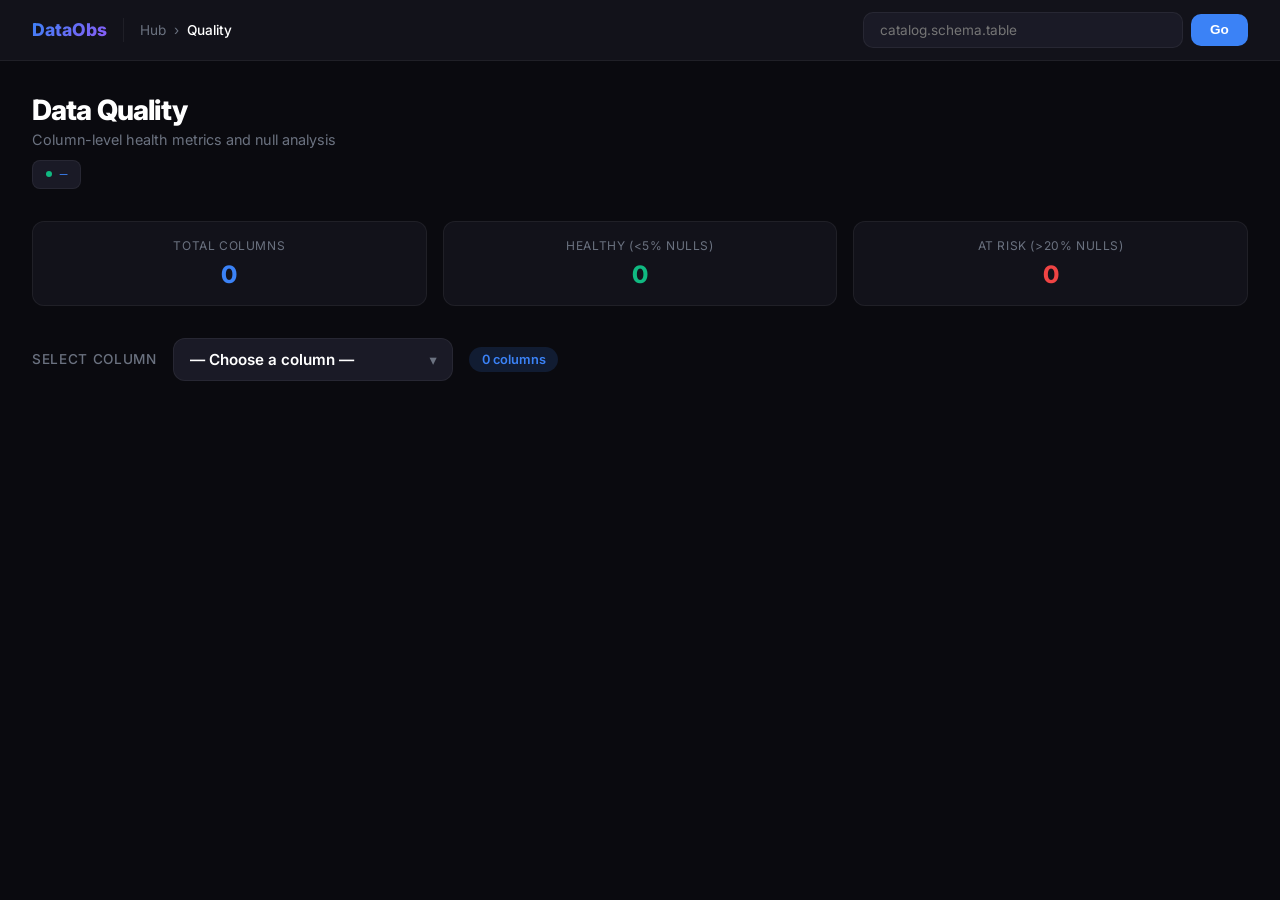
<file: canvas_apps/stats/quality.html>
<!DOCTYPE html>
<html lang="en">

<head>
    <meta charset="UTF-8">
    <meta name="viewport" content="width=device-width, initial-scale=1.0">
    <title>Quality Dashboard | Data Observability</title>
    <link rel="preconnect" href="https://fonts.googleapis.com">
    <link rel="preconnect" href="https://fonts.gstatic.com" crossorigin>
    <link href="https://fonts.googleapis.com/css2?family=Inter:wght@300;400;500;600;700;800;900&display=swap"
        rel="stylesheet">
    <style>
        :root {
            --bg: #0a0a0f;
            --surface: #12121a;
            --surface-2: #1a1a26;
            --border: rgba(255, 255, 255, 0.06);
            --border-hover: rgba(255, 255, 255, 0.12);
            --text: #ffffff;
            --text-dim: #6b7280;
            --text-muted: #4b5563;
            --accent: #3b82f6;
            --accent-glow: rgba(59, 130, 246, 0.15);
            --green: #10b981;
            --green-glow: rgba(16, 185, 129, 0.15);
            --amber: #f59e0b;
            --amber-glow: rgba(245, 158, 11, 0.15);
            --red: #ef4444;
            --red-glow: rgba(239, 68, 68, 0.15);
            --purple: #8b5cf6;
            --cyan: #06b6d4;
        }

        * {
            margin: 0;
            padding: 0;
            box-sizing: border-box;
        }

        body {
            font-family: 'Inter', system-ui, sans-serif;
            background: var(--bg);
            color: var(--text);
            min-height: 100vh;
        }

        /* ─── Top Navigation ─── */
        .topbar {
            display: flex;
            align-items: center;
            justify-content: space-between;
            padding: 0.75rem 2rem;
            background: var(--surface);
            border-bottom: 1px solid var(--border);
            position: sticky;
            top: 0;
            z-index: 100;
            backdrop-filter: blur(20px);
        }

        .topbar-left {
            display: flex;
            align-items: center;
            gap: 1rem;
        }

        .logo {
            font-size: 1.1rem;
            font-weight: 800;
            background: linear-gradient(135deg, var(--accent), var(--purple));
            -webkit-background-clip: text;
            -webkit-text-fill-color: transparent;
        }

        .nav-divider {
            width: 1px;
            height: 24px;
            background: var(--border);
        }

        .breadcrumb {
            display: flex;
            align-items: center;
            gap: 0.5rem;
            font-size: 0.85rem;
            color: var(--text-dim);
        }

        .breadcrumb a {
            color: var(--text-dim);
            text-decoration: none;
            transition: color 0.2s;
        }

        .breadcrumb a:hover {
            color: var(--text);
        }

        .breadcrumb .current {
            color: var(--text);
            font-weight: 500;
        }

        .search-container {
            display: flex;
            gap: 0.5rem;
            align-items: center;
        }

        .search-container input {
            width: 320px;
            background: var(--surface-2);
            border: 1px solid var(--border);
            border-radius: 10px;
            padding: 0.55rem 1rem;
            color: var(--text);
            font-family: inherit;
            font-size: 0.85rem;
        }

        .search-container input:focus {
            outline: none;
            border-color: var(--accent);
        }

        .search-container button {
            background: var(--accent);
            border: none;
            border-radius: 10px;
            padding: 0.55rem 1.2rem;
            color: white;
            font-weight: 600;
            font-size: 0.85rem;
            cursor: pointer;
        }

        .search-container button:hover {
            opacity: 0.85;
        }

        /* ─── Main Layout ─── */
        .dashboard {
            max-width: 1400px;
            margin: 0 auto;
            padding: 2rem;
        }

        .page-header {
            margin-bottom: 2rem;
        }

        .page-header h1 {
            font-size: 1.75rem;
            font-weight: 800;
            letter-spacing: -0.03em;
            margin-bottom: 0.25rem;
        }

        .page-header .subtitle {
            color: var(--text-dim);
            font-size: 0.9rem;
        }

        .table-tag {
            display: inline-flex;
            align-items: center;
            gap: 0.5rem;
            margin-top: 0.75rem;
            background: var(--surface-2);
            border: 1px solid var(--border);
            border-radius: 8px;
            padding: 0.4rem 0.8rem;
            font-family: 'Courier New', monospace;
            font-size: 0.8rem;
            color: var(--accent);
        }

        .table-tag .dot {
            width: 6px;
            height: 6px;
            background: var(--green);
            border-radius: 50%;
            animation: blink 2s infinite;
        }

        @keyframes blink {

            0%,
            100% {
                opacity: 1;
            }

            50% {
                opacity: 0.3;
            }
        }

        /* ─── Column Selector ─── */
        .column-selector-area {
            display: flex;
            align-items: center;
            gap: 1rem;
            margin-bottom: 2rem;
            flex-wrap: wrap;
        }

        .column-selector-area label {
            font-size: 0.85rem;
            color: var(--text-dim);
            font-weight: 500;
            text-transform: uppercase;
            letter-spacing: 0.05em;
        }

        .custom-select-wrapper {
            position: relative;
            min-width: 280px;
        }

        .custom-select {
            width: 100%;
            background: var(--surface-2);
            border: 1px solid var(--border);
            border-radius: 12px;
            padding: 0.7rem 2.5rem 0.7rem 1rem;
            color: var(--text);
            font-family: inherit;
            font-size: 0.95rem;
            font-weight: 600;
            cursor: pointer;
            appearance: none;
            -webkit-appearance: none;
            transition: border-color 0.2s;
        }

        .custom-select:focus {
            outline: none;
            border-color: var(--accent);
        }

        .custom-select-wrapper::after {
            content: '▾';
            position: absolute;
            right: 1rem;
            top: 50%;
            transform: translateY(-50%);
            color: var(--text-dim);
            pointer-events: none;
            font-size: 0.9rem;
        }

        .column-count-badge {
            background: var(--accent-glow);
            color: var(--accent);
            padding: 0.3rem 0.8rem;
            border-radius: 20px;
            font-size: 0.8rem;
            font-weight: 600;
        }

        /* ─── Summary Bar ─── */
        .summary-bar {
            display: grid;
            grid-template-columns: repeat(3, 1fr);
            gap: 1rem;
            margin-bottom: 2rem;
        }

        .summary-chip {
            background: var(--surface);
            border: 1px solid var(--border);
            border-radius: 12px;
            padding: 1rem 1.25rem;
            text-align: center;
        }

        .summary-chip .chip-label {
            font-size: 0.75rem;
            color: var(--text-dim);
            text-transform: uppercase;
            letter-spacing: 0.05em;
            margin-bottom: 0.4rem;
        }

        .summary-chip .chip-value {
            font-size: 1.5rem;
            font-weight: 800;
        }

        /* ─── Column Detail Dashboard ─── */
        .column-dashboard {
            display: none;
        }

        .status-banner {
            display: flex;
            align-items: center;
            gap: 1rem;
            padding: 1rem 1.5rem;
            border-radius: 14px;
            margin-bottom: 2rem;
            border: 1px solid;
        }

        .status-banner.healthy {
            background: var(--green-glow);
            border-color: rgba(16, 185, 129, 0.2);
        }

        .status-banner.warning {
            background: var(--amber-glow);
            border-color: rgba(245, 158, 11, 0.2);
        }

        .status-banner.critical {
            background: var(--red-glow);
            border-color: rgba(239, 68, 68, 0.2);
        }

        .status-icon {
            width: 40px;
            height: 40px;
            border-radius: 10px;
            display: flex;
            align-items: center;
            justify-content: center;
            font-size: 1.2rem;
            flex-shrink: 0;
        }

        .status-banner.healthy .status-icon {
            background: rgba(16, 185, 129, 0.2);
        }

        .status-banner.warning .status-icon {
            background: rgba(245, 158, 11, 0.2);
        }

        .status-banner.critical .status-icon {
            background: rgba(239, 68, 68, 0.2);
        }

        .status-text h3 {
            font-size: 0.95rem;
            font-weight: 600;
        }

        .status-text p {
            font-size: 0.8rem;
            color: var(--text-dim);
            margin-top: 2px;
        }

        .kpi-grid {
            display: grid;
            grid-template-columns: repeat(4, 1fr);
            gap: 1.25rem;
            margin-bottom: 2rem;
        }

        .kpi-card {
            background: var(--surface);
            border: 1px solid var(--border);
            border-radius: 16px;
            padding: 1.5rem;
            transition: border-color 0.3s, transform 0.3s;
        }

        .kpi-card:hover {
            border-color: var(--border-hover);
            transform: translateY(-2px);
        }

        .kpi-header {
            display: flex;
            justify-content: space-between;
            align-items: center;
            margin-bottom: 1rem;
        }

        .kpi-label {
            font-size: 0.8rem;
            color: var(--text-dim);
            text-transform: uppercase;
            letter-spacing: 0.05em;
            font-weight: 500;
        }

        .kpi-icon {
            width: 36px;
            height: 36px;
            border-radius: 10px;
            display: flex;
            align-items: center;
            justify-content: center;
            font-size: 1rem;
        }

        .kpi-value {
            font-size: 2rem;
            font-weight: 800;
            letter-spacing: -0.03em;
            line-height: 1;
        }

        .kpi-sub {
            font-size: 0.75rem;
            color: var(--text-muted);
            margin-top: 0.5rem;
        }

        /* ─── Bottom Panels ─── */
        .panels-grid {
            display: grid;
            grid-template-columns: 1fr 1fr;
            gap: 1.25rem;
        }

        .panel {
            background: var(--surface);
            border: 1px solid var(--border);
            border-radius: 16px;
            padding: 1.5rem;
        }

        .panel-title {
            font-size: 0.95rem;
            font-weight: 700;
            margin-bottom: 1.25rem;
            display: flex;
            align-items: center;
            gap: 0.5rem;
        }

        /* ─── Health Ring ─── */
        .ring-wrapper {
            display: flex;
            flex-direction: column;
            align-items: center;
            padding: 1rem 0;
        }

        .ring-svg {
            width: 180px;
            height: 180px;
        }

        .ring-bg {
            fill: none;
            stroke: var(--surface-2);
            stroke-width: 14;
        }

        .ring-fill {
            fill: none;
            stroke-width: 14;
            stroke-linecap: round;
            transition: stroke-dashoffset 1.5s ease-out;
            transform: rotate(-90deg);
            transform-origin: center;
        }

        .ring-center-value {
            font-size: 2rem;
            font-weight: 800;
            fill: var(--text);
            text-anchor: middle;
            dominant-baseline: central;
        }

        .ring-center-label {
            font-size: 0.65rem;
            fill: var(--text-dim);
            text-anchor: middle;
            text-transform: uppercase;
            letter-spacing: 0.1em;
        }

        .ring-label {
            text-align: center;
            margin-top: 0.75rem;
            font-size: 0.8rem;
            color: var(--text-dim);
        }

        /* ─── Metrics List ─── */
        .metric-row {
            display: flex;
            justify-content: space-between;
            align-items: center;
            padding: 0.85rem 0;
            border-bottom: 1px solid var(--border);
        }

        .metric-row:last-child {
            border-bottom: none;
        }

        .metric-row .label {
            font-size: 0.85rem;
            color: var(--text-dim);
            display: flex;
            align-items: center;
            gap: 0.5rem;
        }

        .metric-row .value {
            font-size: 0.95rem;
            font-weight: 700;
        }

        .metric-dot {
            width: 8px;
            height: 8px;
            border-radius: 50%;
            flex-shrink: 0;
        }

        /* ─── Loader / Error ─── */
        .loader-area {
            display: flex;
            align-items: center;
            justify-content: center;
            min-height: 400px;
        }

        .spinner {
            width: 40px;
            height: 40px;
            border: 4px solid var(--surface-2);
            border-top-color: var(--accent);
            border-radius: 50%;
            animation: spin 0.8s linear infinite;
        }

        @keyframes spin {
            to {
                transform: rotate(360deg);
            }
        }

        .error-msg {
            color: var(--red);
            background: var(--red-glow);
            padding: 1rem 1.5rem;
            border-radius: 12px;
            margin-top: 1rem;
            font-size: 0.9rem;
            border: 1px solid rgba(239, 68, 68, 0.2);
        }

        /* ─── Responsive ─── */
        @media (max-width: 1024px) {
            .kpi-grid {
                grid-template-columns: repeat(2, 1fr);
            }

            .panels-grid {
                grid-template-columns: 1fr;
            }

            .summary-bar {
                grid-template-columns: 1fr;
            }
        }

        @media (max-width: 640px) {
            .kpi-grid {
                grid-template-columns: 1fr;
            }

            .topbar {
                padding: 0.75rem 1rem;
                flex-wrap: wrap;
                gap: 0.5rem;
            }

            .dashboard {
                padding: 1rem;
            }

            .search-container input {
                width: 160px;
            }
        }
    </style>
</head>

<body>

    <nav class="topbar">
        <div class="topbar-left">
            <span class="logo">DataObs</span>
            <div class="nav-divider"></div>
            <div class="breadcrumb">
                <a href="/">Hub</a><span>›</span><span class="current">Quality</span>
            </div>
        </div>
        <div class="search-container">
            <input type="text" id="tablePath" placeholder="catalog.schema.table">
            <button onclick="navigate()">Go</button>
        </div>
    </nav>

    <main class="dashboard">

        <div id="loader" class="loader-area">
            <div class="spinner"></div>
        </div>

        <div id="content" style="display: none;">

            <div class="page-header">
                <h1>Data Quality</h1>
                <p class="subtitle">Column-level health metrics and null analysis</p>
                <div class="table-tag">
                    <span class="dot"></span>
                    <span id="tableNameDisplay">—</span>
                </div>
            </div>

            <!-- Summary Bar -->
            <div class="summary-bar" id="summaryBar">
                <div class="summary-chip">
                    <div class="chip-label">Total Columns</div>
                    <div class="chip-value" id="totalCols" style="color: var(--accent);">0</div>
                </div>
                <div class="summary-chip">
                    <div class="chip-label">Healthy (&lt;5% nulls)</div>
                    <div class="chip-value" id="healthyCols" style="color: var(--green);">0</div>
                </div>
                <div class="summary-chip">
                    <div class="chip-label">At Risk (&gt;20% nulls)</div>
                    <div class="chip-value" id="riskCols" style="color: var(--red);">0</div>
                </div>
            </div>

            <!-- Column Selector -->
            <div class="column-selector-area">
                <label>Select Column</label>
                <div class="custom-select-wrapper">
                    <select class="custom-select" id="columnSelect" onchange="showColumnDetail()">
                        <option value="">— Choose a column —</option>
                    </select>
                </div>
                <span class="column-count-badge" id="colCountBadge">0 columns</span>
            </div>

            <!-- Column Detail Dashboard -->
            <div class="column-dashboard" id="columnDashboard">

                <div class="status-banner" id="healthBanner">
                    <div class="status-icon" id="healthIcon">✓</div>
                    <div class="status-text">
                        <h3 id="healthTitle">Column is Healthy</h3>
                        <p id="healthDesc">Null rate is within acceptable limits.</p>
                    </div>
                </div>

                <div class="kpi-grid">
                    <div class="kpi-card">
                        <div class="kpi-header">
                            <span class="kpi-label">Null %</span>
                            <div class="kpi-icon" style="background: var(--red-glow); color: var(--red);">⚠</div>
                        </div>
                        <div class="kpi-value" id="kpiNullPct" style="color: var(--green);">0%</div>
                        <div class="kpi-sub">percentage of null values</div>
                    </div>

                    <div class="kpi-card">
                        <div class="kpi-header">
                            <span class="kpi-label">Distinct Values</span>
                            <div class="kpi-icon" style="background: var(--accent-glow); color: var(--accent);">🔢</div>
                        </div>
                        <div class="kpi-value" id="kpiDistinct" style="color: var(--accent);">0</div>
                        <div class="kpi-sub">unique values in column</div>
                    </div>

                    <div class="kpi-card">
                        <div class="kpi-header">
                            <span class="kpi-label">Null Count</span>
                            <div class="kpi-icon" style="background: var(--amber-glow); color: var(--amber);">📊</div>
                        </div>
                        <div class="kpi-value" id="kpiNullCount" style="color: var(--amber);">0</div>
                        <div class="kpi-sub">total null entries</div>
                    </div>

                    <div class="kpi-card">
                        <div class="kpi-header">
                            <span class="kpi-label">Total Rows</span>
                            <div class="kpi-icon" style="background: rgba(139, 92, 246, 0.15); color: var(--purple);">📋
                            </div>
                        </div>
                        <div class="kpi-value" id="kpiTotalRows" style="color: var(--purple);">0</div>
                        <div class="kpi-sub">rows in the table</div>
                    </div>
                </div>

                <div class="panels-grid">

                    <!-- Health Ring -->
                    <div class="panel">
                        <div class="panel-title">🛡️ Health Score</div>
                        <div class="ring-wrapper">
                            <svg class="ring-svg" viewBox="0 0 180 180">
                                <circle class="ring-bg" cx="90" cy="90" r="72"></circle>
                                <circle class="ring-fill" id="ringFill" cx="90" cy="90" r="72" stroke="var(--green)">
                                </circle>
                                <text class="ring-center-value" x="90" y="85" id="ringValue">100</text>
                                <text class="ring-center-label" x="90" y="108" id="ringLabel">HEALTH</text>
                            </svg>
                            <div class="ring-label" id="ringDesc">Non-null percentage</div>
                        </div>
                    </div>

                    <!-- All Metrics -->
                    <div class="panel">
                        <div class="panel-title">📋 Column Details</div>

                        <div class="metric-row">
                            <span class="label"><span class="metric-dot" style="background: var(--accent);"></span>
                                Column Name</span>
                            <span class="value" id="detColName">—</span>
                        </div>
                        <div class="metric-row">
                            <span class="label"><span class="metric-dot" style="background: var(--purple);"></span> Data
                                Type</span>
                            <span class="value" id="detDataType">—</span>
                        </div>
                        <div class="metric-row">
                            <span class="label"><span class="metric-dot" style="background: var(--amber);"></span> Zero
                                Count</span>
                            <span class="value" id="detZeroCount">—</span>
                        </div>
                        <div class="metric-row">
                            <span class="label"><span class="metric-dot" style="background: var(--cyan);"></span>
                                Fingerprint</span>
                            <span class="value" id="detFingerprint"
                                style="font-family: monospace; font-size: 0.8rem;">—</span>
                        </div>
                    </div>
                </div>
            </div>
        </div>

        <div id="errorArea" class="error-msg" style="display: none;"></div>
    </main>

    <script>
        const API_BASE = "https://poc-lineage-backend.vercel.app";
        let allColumns = [];

        function getTablePathFromURL() {
            const prefix = "/stats/quality/";
            const path = window.location.pathname;
            if (path.startsWith(prefix) && path.length > prefix.length) {
                return decodeURIComponent(path.substring(prefix.length));
            }
            return null;
        }

        function navigate() {
            const path = document.getElementById('tablePath').value;
            if (path) window.location.href = `/stats/quality/${path}`;
        }

        document.getElementById('tablePath').addEventListener('keydown', (e) => {
            if (e.key === 'Enter') navigate();
        });

        async function fetchQuality(tablePath) {
            const loader = document.getElementById('loader');
            const content = document.getElementById('content');
            const errorArea = document.getElementById('errorArea');

            document.getElementById('tablePath').value = tablePath;

            loader.style.display = 'flex';
            content.style.display = 'none';
            errorArea.style.display = 'none';

            try {
                const response = await fetch(`${API_BASE}/stats/quality/${tablePath}`);
                if (!response.ok) {
                    const err = await response.json().catch(() => ({}));
                    throw new Error(err.detail || `HTTP ${response.status}`);
                }

                allColumns = await response.json();
                renderOverview(tablePath);

                loader.style.display = 'none';
                content.style.display = 'block';
            } catch (err) {
                loader.style.display = 'none';
                errorArea.textContent = err.message;
                errorArea.style.display = 'block';
            }
        }

        function renderOverview(tablePath) {
            document.getElementById('tableNameDisplay').textContent = tablePath;

            // Summary
            const healthy = allColumns.filter(c => (c.null_percentage || 0) < 5).length;
            const atRisk = allColumns.filter(c => (c.null_percentage || 0) > 20).length;
            document.getElementById('totalCols').textContent = allColumns.length;
            document.getElementById('healthyCols').textContent = healthy;
            document.getElementById('riskCols').textContent = atRisk;
            document.getElementById('colCountBadge').textContent = `${allColumns.length} columns`;

            // Populate dropdown
            const select = document.getElementById('columnSelect');
            select.innerHTML = '<option value="">— Choose a column —</option>';
            allColumns.forEach((col, i) => {
                const opt = document.createElement('option');
                opt.value = i;
                const nullPct = col.null_percentage != null ? col.null_percentage.toFixed(1) : '0.0';
                const icon = parseFloat(nullPct) < 5 ? '🟢' : parseFloat(nullPct) > 20 ? '🔴' : '🟡';
                opt.textContent = `${icon} ${col.column_name} (${nullPct}% null)`;
                select.appendChild(opt);
            });

            // Auto-select first column
            if (allColumns.length > 0) {
                select.value = '0';
                showColumnDetail();
            }
        }

        function showColumnDetail() {
            const idx = document.getElementById('columnSelect').value;
            const dashboard = document.getElementById('columnDashboard');

            if (idx === '') {
                dashboard.style.display = 'none';
                return;
            }

            const col = allColumns[parseInt(idx)];
            dashboard.style.display = 'block';

            const nullPct = col.null_percentage || 0;
            const healthScore = (100 - nullPct).toFixed(1);

            // KPIs
            document.getElementById('kpiNullPct').textContent = nullPct.toFixed(2) + '%';
            document.getElementById('kpiDistinct').textContent = (col.distinct_count || 0).toLocaleString();
            document.getElementById('kpiNullCount').textContent = (col.null_count || 0).toLocaleString();
            document.getElementById('kpiTotalRows').textContent = (col.total_rows || 0).toLocaleString();

            // Null % color
            const nullEl = document.getElementById('kpiNullPct');
            nullEl.style.color = nullPct < 5 ? 'var(--green)' : nullPct < 20 ? 'var(--amber)' : 'var(--red)';

            // Health banner
            const banner = document.getElementById('healthBanner');
            const icon = document.getElementById('healthIcon');
            const title = document.getElementById('healthTitle');
            const desc = document.getElementById('healthDesc');

            banner.className = 'status-banner';
            if (nullPct < 5) {
                banner.classList.add('healthy');
                icon.textContent = '✓';
                title.textContent = `${col.column_name} is Healthy`;
                desc.textContent = `Only ${nullPct.toFixed(2)}% null values — excellent data quality.`;
            } else if (nullPct < 20) {
                banner.classList.add('warning');
                icon.textContent = '⚠';
                title.textContent = `${col.column_name} Needs Attention`;
                desc.textContent = `${nullPct.toFixed(2)}% null values — approaching quality threshold.`;
            } else {
                banner.classList.add('critical');
                icon.textContent = '✕';
                title.textContent = `${col.column_name} has Quality Issues`;
                desc.textContent = `${nullPct.toFixed(2)}% null values — exceeds acceptable quality limits.`;
            }

            // Health Ring
            const circumference = 2 * Math.PI * 72;
            const ringFill = document.getElementById('ringFill');
            const offset = circumference * (1 - parseFloat(healthScore) / 100);
            ringFill.style.strokeDasharray = circumference;
            ringFill.style.strokeDashoffset = offset;
            ringFill.setAttribute('stroke', nullPct < 5 ? 'var(--green)' : nullPct < 20 ? 'var(--amber)' : 'var(--red)');
            document.getElementById('ringValue').textContent = healthScore + '%';

            // Details panel
            document.getElementById('detColName').textContent = col.column_name;
            document.getElementById('detDataType').textContent = col.data_type || '—';
            document.getElementById('detZeroCount').textContent = (col.zero_count || 0).toLocaleString();
            document.getElementById('detFingerprint').textContent = col.fingerprint || 'N/A';
        }

        // ── Auto-fetch on load ──
        const tablePath = getTablePathFromURL();
        if (tablePath) {
            fetchQuality(tablePath);
        } else {
            document.getElementById('loader').style.display = 'none';
            document.getElementById('content').style.display = 'block';
        }
    </script>
</body>

</html>
</file>
<file: canvas_apps/shared/design-system.css>
:root {
    --bg-color: #050505;
    --card-bg: rgba(20, 20, 20, 0.6);
    --border-color: rgba(255, 255, 255, 0.1);
    --text-primary: #ffffff;
    --text-secondary: #a0a0a0;
    --accent-primary: #00d2ff;
    --accent-secondary: #9d50bb;
    --success: #00ff88;
    --warning: #ffaa00;
    --danger: #ff4444;
    --font-family: 'Inter', system-ui, -apple-system, sans-serif;
}

* {
    margin: 0;
    padding: 0;
    box-sizing: border-box;
}

body {
    background-color: var(--bg-color);
    color: var(--text-primary);
    font-family: var(--font-family);
    min-height: 100vh;
    display: flex;
    flex-direction: column;
    align-items: center;
    justify-content: center;
    overflow-x: hidden;
}

/* Mesh Gradient Background */
body::before {
    content: '';
    position: fixed;
    top: 0;
    left: 0;
    width: 100%;
    height: 100%;
    background: 
        radial-gradient(circle at 20% 20%, rgba(0, 210, 255, 0.15) 0%, transparent 40%),
        radial-gradient(circle at 80% 80%, rgba(157, 80, 187, 0.15) 0%, transparent 40%);
    z-index: -1;
}

.container {
    width: 90%;
    max-width: 1200px;
    padding: 2rem;
}

.glass-card {
    background: var(--card-bg);
    backdrop-filter: blur(12px);
    -webkit-backdrop-filter: blur(12px);
    border: 1px solid var(--border-color);
    border-radius: 24px;
    padding: 2.5rem;
    box-shadow: 0 8px 32px 0 rgba(0, 0, 0, 0.8);
    transition: transform 0.3s ease, box-shadow 0.3s ease;
}

.glass-card:hover {
    transform: translateY(-5px);
    box-shadow: 0 12px 48px 0 rgba(0, 0, 0, 0.9);
}

h1 {
    font-size: 3rem;
    font-weight: 800;
    margin-bottom: 1rem;
    background: linear-gradient(to right, var(--accent-primary), var(--accent-secondary));
    -webkit-background-clip: text;
    -webkit-text-fill-color: transparent;
    letter-spacing: -0.02em;
}

.stats-grid {
    display: grid;
    grid-template-columns: repeat(auto-fit, minmax(250px, 1fr));
    gap: 1.5rem;
    margin-top: 2rem;
}

.stat-item {
    background: rgba(255, 255, 255, 0.03);
    border: 1px solid var(--border-color);
    border-radius: 16px;
    padding: 1.5rem;
    text-align: center;
}

.stat-label {
    color: var(--text-secondary);
    font-size: 0.875rem;
    text-transform: uppercase;
    letter-spacing: 0.1em;
    margin-bottom: 0.5rem;
}

.stat-value {
    font-size: 1.5rem;
    font-weight: 700;
    color: var(--accent-primary);
}

.loader {
    width: 48px;
    height: 48px;
    border: 5px solid #FFF;
    border-bottom-color: var(--accent-primary);
    border-radius: 50%;
    display: inline-block;
    box-sizing: border-box;
    animation: rotation 1s linear infinite;
}

@keyframes rotation {
    0% { transform: rotate(0deg); }
    100% { transform: rotate(360deg); }
}

.error-msg {
    color: var(--danger);
    background: rgba(255, 68, 68, 0.1);
    padding: 1rem;
    border-radius: 12px;
    margin-top: 1rem;
}
</file>
